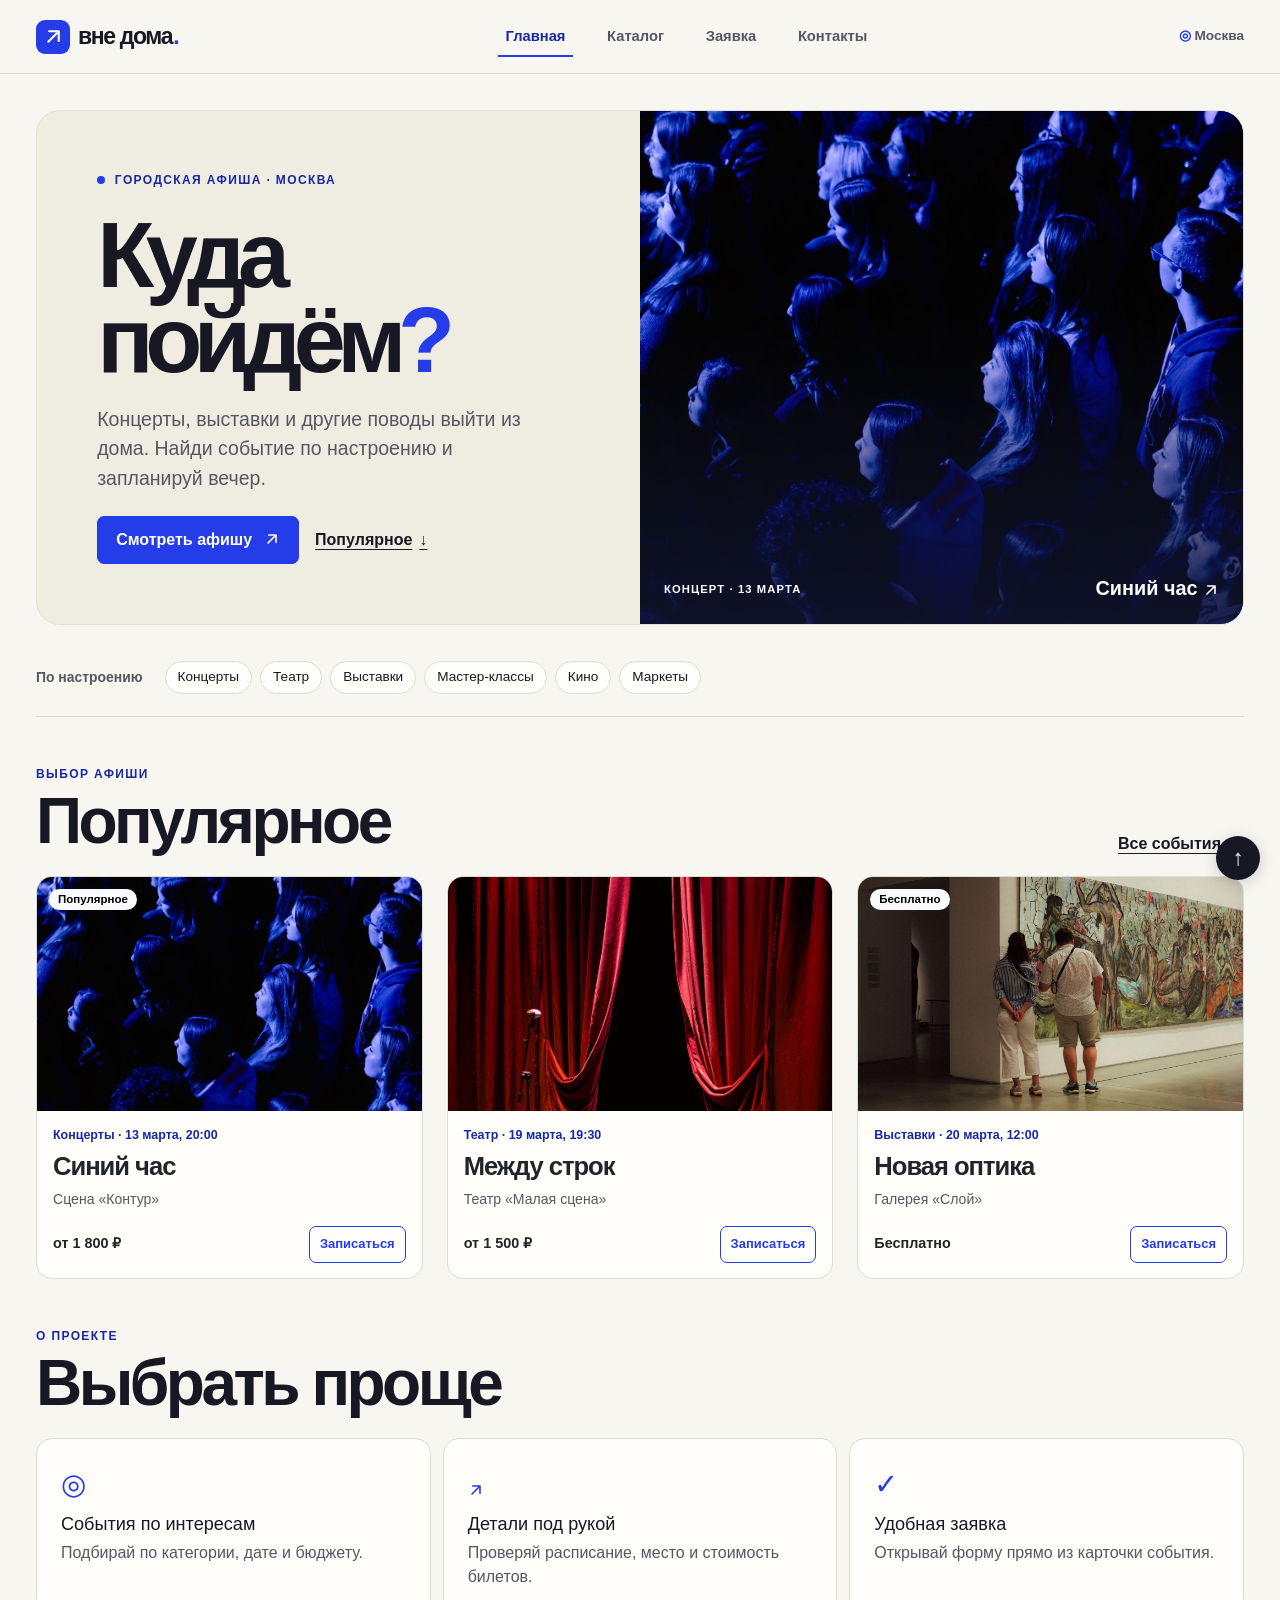
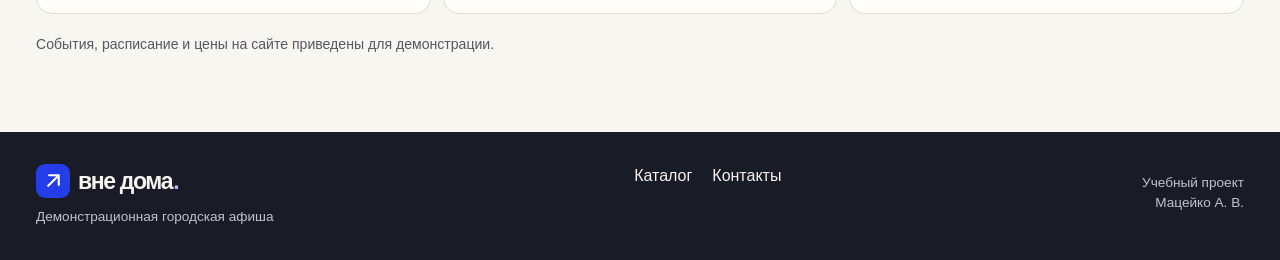
<file: index.html>
<!doctype html>
<html lang="ru">
  <head>
    <meta charset="utf-8" />
    <meta name="viewport" content="width=device-width, initial-scale=1" />
    <meta
      name="description"
      content="Демонстрационная городская афиша Москвы. Популярные концерты, выставки и спектакли."
    />
    <meta name="theme-color" content="#f8f6f0" />
    <title>Главная · Вне дома</title>
    <link rel="icon" href="images/icon.svg" type="image/svg+xml" />
    <link rel="stylesheet" href="vendor/bootstrap/css/bootstrap.min.css" />
    <link rel="stylesheet" href="css/custom.css" />
    <script src="vendor/bootstrap/js/bootstrap.bundle.min.js" defer></script>
    <script src="js/events.js" defer></script>
    <script src="js/main.js" defer></script>
  </head>
  <body id="top" data-version="bootstrap">
    <a class="skip-link" href="#main">К содержимому</a>
    <header class="site-header">
      <nav class="site-nav navbar navbar-expand-md" aria-label="Основное меню">
        <div class="shell container">
          <a
            href="index.html"
            class="brand navbar-brand"
            aria-label="Вне дома — главная"
            ><span class="brand__mark" aria-hidden="true"
              ><svg
                class="icon-arrow"
                width="16"
                height="16"
                viewBox="0 0 24 24"
                fill="none"
                aria-hidden="true"
              >
                <path
                  d="M6 18 18 6M7 6h11v11"
                  stroke="currentColor"
                  stroke-width="2.4"
                  stroke-linecap="round"
                  stroke-linejoin="round"
                /></svg
            ></span>
            вне дома<span class="brand__dot">.</span></a
          ><button
            class="navbar-toggler"
            type="button"
            data-bs-toggle="collapse"
            data-bs-target="#main-nav"
            aria-controls="main-nav"
            aria-expanded="false"
            aria-label="Открыть меню"
          >
            <span class="navbar-toggler-icon"></span>
          </button>
          <div id="main-nav" class="collapse navbar-collapse">
            <div class="site-nav__links navbar-nav">
              <a
                class="site-nav__link nav-link"
                href="index.html"
                aria-current="page"
                >Главная</a
              ><a class="site-nav__link nav-link" href="catalog.html">Каталог</a
              ><a class="site-nav__link nav-link" href="order.html">Заявка</a
              ><a class="site-nav__link nav-link" href="contacts.html"
                >Контакты</a
              >
            </div>
          </div>
          <span class="site-nav__city"
            ><span aria-hidden="true">◎</span> Москва</span
          >
        </div>
      </nav>
    </header>
    <main id="main" tabindex="-1">
      <section class="hero shell container">
        <div class="hero__grid row g-0">
          <div class="hero__content col-lg-6">
            <p class="kicker">
              <span class="kicker__dot"></span> Городская афиша · Москва
            </p>
            <h1>Куда пойдём<span class="hero__period">?</span></h1>
            <p class="hero__lead">
              Концерты, выставки и другие поводы выйти из дома. Найди событие по
              настроению и запланируй вечер.
            </p>
            <div class="hero__actions">
              <a class="button btn btn-primary" href="catalog.html"
                >Смотреть афишу
                <span aria-hidden="true"
                  ><svg
                    class="icon-arrow"
                    width="16"
                    height="16"
                    viewBox="0 0 24 24"
                    fill="none"
                    aria-hidden="true"
                  >
                    <path
                      d="M6 18 18 6M7 6h11v11"
                      stroke="currentColor"
                      stroke-width="2.4"
                      stroke-linecap="round"
                      stroke-linejoin="round"
                    /></svg></span></a
              ><a class="text-link" href="#popular"
                >Популярное <span aria-hidden="true">↓</span></a
              >
            </div>
          </div>
          <figure class="hero__visual col-lg-6">
            <img
              src="images/concert.jpg"
              alt="Зрители перед сценой в синем свете"
              width="1200"
              height="800"
              fetchpriority="high"
            />
            <figcaption>
              <span>КОНЦЕРТ · 13 МАРТА</span
              ><a href="product.html?event=blue-hour"
                >Синий час
                <span aria-hidden="true"
                  ><svg
                    class="icon-arrow"
                    width="16"
                    height="16"
                    viewBox="0 0 24 24"
                    fill="none"
                    aria-hidden="true"
                  >
                    <path
                      d="M6 18 18 6M7 6h11v11"
                      stroke="currentColor"
                      stroke-width="2.4"
                      stroke-linecap="round"
                      stroke-linejoin="round"
                    /></svg></span
              ></a>
            </figcaption>
          </figure>
        </div>
      </section>
      <nav class="shell genres" aria-label="Категории мероприятий">
        <span class="genres__label">По настроению</span>
        <div class="genres__items">
          <a class="genre" href="catalog.html?category=Концерты">Концерты</a
          ><a class="genre" href="catalog.html?category=Театр">Театр</a
          ><a class="genre" href="catalog.html?category=Выставки">Выставки</a
          ><a class="genre" href="catalog.html?category=Мастер-классы"
            >Мастер-классы</a
          ><a class="genre" href="catalog.html?category=Кино">Кино</a
          ><a class="genre" href="catalog.html?category=Маркеты">Маркеты</a>
        </div>
      </nav>
      <section class="shell section" id="popular">
        <div class="section__heading">
          <div>
            <p class="kicker">Выбор афиши</p>
            <h2>Популярное</h2>
          </div>
          <a class="text-link" href="catalog.html"
            >Все события
            <span aria-hidden="true"
              ><svg
                class="icon-arrow"
                width="16"
                height="16"
                viewBox="0 0 24 24"
                fill="none"
                aria-hidden="true"
              >
                <path
                  d="M6 18 18 6M7 6h11v11"
                  stroke="currentColor"
                  stroke-width="2.4"
                  stroke-linecap="round"
                  stroke-linejoin="round"
                /></svg></span
          ></a>
        </div>
        <div class="card-grid row g-4">
          <div class="col-12 col-sm-6 col-lg-4" data-card-wrapper>
            <article class="event-card card h-100" data-event-card="blue-hour">
              <div class="event-card__cover">
                <span class="event-card__tag badge text-bg-light"
                  >Популярное</span
                ><a
                  href="product.html?event=blue-hour"
                  tabindex="-1"
                  aria-hidden="true"
                  ><img
                    src="images/concert.jpg"
                    alt=""
                    width="800"
                    height="520"
                    loading="lazy"
                /></a>
              </div>
              <div class="event-card__body card-body">
                <p class="event-card__meta">
                  Концерты <span>·</span>
                  <time datetime="2027-03-13">13 марта, 20:00</time>
                </p>
                <h3 class="event-card__title">
                  <a href="product.html?event=blue-hour">Синий час</a>
                </h3>
                <p class="event-card__venue">Сцена «Контур»</p>
                <div class="event-card__actions">
                  <span class="event-card__price">от 1 800 ₽</span
                  ><button
                    class="button button--secondary btn btn-outline-primary"
                    type="button"
                    data-open-order="blue-hour"
                  >
                    Записаться
                  </button>
                </div>
              </div>
            </article>
          </div>
          <div class="col-12 col-sm-6 col-lg-4" data-card-wrapper>
            <article
              class="event-card card h-100"
              data-event-card="between-lines"
            >
              <div class="event-card__cover">
                <a
                  href="product.html?event=between-lines"
                  tabindex="-1"
                  aria-hidden="true"
                  ><img
                    src="images/theater.jpg"
                    alt=""
                    width="800"
                    height="520"
                    loading="lazy"
                /></a>
              </div>
              <div class="event-card__body card-body">
                <p class="event-card__meta">
                  Театр <span>·</span>
                  <time datetime="2027-03-19">19 марта, 19:30</time>
                </p>
                <h3 class="event-card__title">
                  <a href="product.html?event=between-lines">Между строк</a>
                </h3>
                <p class="event-card__venue">Театр «Малая сцена»</p>
                <div class="event-card__actions">
                  <span class="event-card__price">от 1 500 ₽</span
                  ><button
                    class="button button--secondary btn btn-outline-primary"
                    type="button"
                    data-open-order="between-lines"
                  >
                    Записаться
                  </button>
                </div>
              </div>
            </article>
          </div>
          <div class="col-12 col-sm-6 col-lg-4" data-card-wrapper>
            <article class="event-card card h-100" data-event-card="new-optics">
              <div class="event-card__cover">
                <span class="event-card__tag badge text-bg-light"
                  >Бесплатно</span
                ><a
                  href="product.html?event=new-optics"
                  tabindex="-1"
                  aria-hidden="true"
                  ><img
                    src="images/gallery.jpg"
                    alt=""
                    width="800"
                    height="520"
                    loading="lazy"
                /></a>
              </div>
              <div class="event-card__body card-body">
                <p class="event-card__meta">
                  Выставки <span>·</span>
                  <time datetime="2027-03-20">20 марта, 12:00</time>
                </p>
                <h3 class="event-card__title">
                  <a href="product.html?event=new-optics">Новая оптика</a>
                </h3>
                <p class="event-card__venue">Галерея «Слой»</p>
                <div class="event-card__actions">
                  <span class="event-card__price">Бесплатно</span
                  ><button
                    class="button button--secondary btn btn-outline-primary"
                    type="button"
                    data-open-order="new-optics"
                  >
                    Записаться
                  </button>
                </div>
              </div>
            </article>
          </div>
        </div>
      </section>
      <section class="shell section" id="about">
        <div class="section__heading">
          <div>
            <p class="kicker">О проекте</p>
            <h2>Выбрать проще</h2>
          </div>
        </div>
        <div class="benefits row g-3">
          <div class="benefits__item col-md-4">
            <span aria-hidden="true">◎</span>
            <h3>События по интересам</h3>
            <p>Подбирай по категории, дате и бюджету.</p>
          </div>
          <div class="benefits__item col-md-4">
            <span aria-hidden="true"
              ><svg
                class="icon-arrow"
                width="16"
                height="16"
                viewBox="0 0 24 24"
                fill="none"
                aria-hidden="true"
              >
                <path
                  d="M6 18 18 6M7 6h11v11"
                  stroke="currentColor"
                  stroke-width="2.4"
                  stroke-linecap="round"
                  stroke-linejoin="round"
                /></svg
            ></span>
            <h3>Детали под рукой</h3>
            <p>Проверяй расписание, место и стоимость билетов.</p>
          </div>
          <div class="benefits__item col-md-4">
            <span aria-hidden="true">✓</span>
            <h3>Удобная заявка</h3>
            <p>Открывай форму прямо из карточки события.</p>
          </div>
        </div>
        <aside class="project-note">
          События, расписание и цены на сайте приведены для демонстрации.
        </aside>
      </section>
    </main>
    <footer class="site-footer">
      <div class="shell site-footer__inner">
        <div>
          <a class="brand brand--footer" href="index.html"
            ><span class="brand__mark" aria-hidden="true"
              ><svg
                class="icon-arrow"
                width="16"
                height="16"
                viewBox="0 0 24 24"
                fill="none"
                aria-hidden="true"
              >
                <path
                  d="M6 18 18 6M7 6h11v11"
                  stroke="currentColor"
                  stroke-width="2.4"
                  stroke-linecap="round"
                  stroke-linejoin="round"
                /></svg
            ></span>
            вне дома<span class="brand__dot">.</span></a
          >
          <p>Демонстрационная городская афиша</p>
        </div>
        <div class="site-footer__links">
          <a href="catalog.html">Каталог</a><a href="contacts.html">Контакты</a>
        </div>
        <p class="site-footer__credit">Учебный проект<br />Мацейко А. В.</p>
      </div>
    </footer>
    <a class="back-top" href="#top" aria-label="Наверх" title="Наверх">↑</a>
    <div
      class="modal fade"
      id="order-modal"
      tabindex="-1"
      aria-labelledby="modal-title"
      aria-hidden="true"
    >
      <div class="modal-dialog modal-dialog-scrollable">
        <div class="modal-content">
          <div class="modal-header">
            <h2 class="modal-title fs-4" id="modal-title">
              Заявка на мероприятие
            </h2>
            <button
              class="btn-close"
              type="button"
              data-bs-dismiss="modal"
              aria-label="Закрыть"
            ></button>
          </div>
          <div class="modal-body">
            <form class="request-form" data-form="quick">
              <div class="form-grid">
                <div class="field field--wide">
                  <label class="field__label form-label" for="quick-event"
                    >Мероприятие</label
                  ><select
                    class="field__input form-select"
                    id="quick-event"
                    name="event"
                    required
                  >
                    <option value="">Выберите мероприятие</option>
                    <option value="blue-hour">Синий час</option>
                    <option value="between-lines">Между строк</option>
                    <option value="new-optics">Новая оптика</option>
                    <option value="clay">Форма из глины</option>
                    <option value="film">Кино после заката</option>
                    <option value="market">Городской маркет</option>
                  </select>
                </div>
                <div class="field">
                  <label class="field__label form-label" for="quick-name"
                    >Имя</label
                  ><input
                    class="field__input form-control"
                    id="quick-name"
                    name="name"
                    type="text"
                    autocomplete="given-name"
                    maxlength="80"
                    required
                  />
                </div>
                <div class="field">
                  <label class="field__label form-label" for="quick-email"
                    >Электронная почта</label
                  ><input
                    class="field__input form-control"
                    id="quick-email"
                    name="email"
                    type="email"
                    autocomplete="email"
                    maxlength="120"
                    required
                  />
                </div>
                <div class="field">
                  <label class="field__label form-label" for="quick-phone"
                    >Телефон</label
                  ><input
                    class="field__input form-control"
                    id="quick-phone"
                    name="phone"
                    type="tel"
                    autocomplete="tel"
                    minlength="7"
                    maxlength="25"
                    placeholder="+7 900 000-00-00"
                    required
                  />
                </div>
                <div class="field">
                  <label class="field__label form-label" for="quick-date"
                    >Дата мероприятия</label
                  ><input
                    class="field__input form-control"
                    id="quick-date"
                    name="date"
                    type="date"
                    required
                  />
                </div>
                <div class="field">
                  <label class="form-label" for="quick-tickets"
                    >Количество билетов</label
                  >
                  <div class="input-group">
                    <input
                      class="form-control"
                      id="quick-tickets"
                      name="tickets"
                      type="number"
                      min="1"
                      max="8"
                      value="1"
                      required
                    /><span class="input-group-text">шт.</span>
                  </div>
                </div>
                <div class="field field--wide">
                  <label class="field__label form-label" for="quick-comment"
                    >Комментарий (необязательно)</label
                  ><textarea
                    class="field__input form-control"
                    name="comment"
                    id="quick-comment"
                    maxlength="600"
                    rows="3"
                  ></textarea>
                </div>
              </div>
              <div class="consent form-check">
                <input
                  class="consent__input form-check-input"
                  type="checkbox"
                  id="quick-consent"
                  name="consent"
                  required
                /><label
                  class="consent__label form-check-label"
                  for="quick-consent"
                  >Согласен на обработку данных в рамках демонстрации</label
                >
              </div>
              <p class="request-form__note">
                Демонстрационная форма. Данные остаются в браузере и не
                отправляются.
              </p>
              <button class="button btn btn-primary" type="submit" disabled>
                Проверить заявку
              </button>
              <p
                class="request-form__status alert alert-success"
                role="status"
                tabindex="-1"
                hidden
              ></p>
            </form>
          </div>
        </div>
      </div>
    </div>
  </body>
</html>
</file>
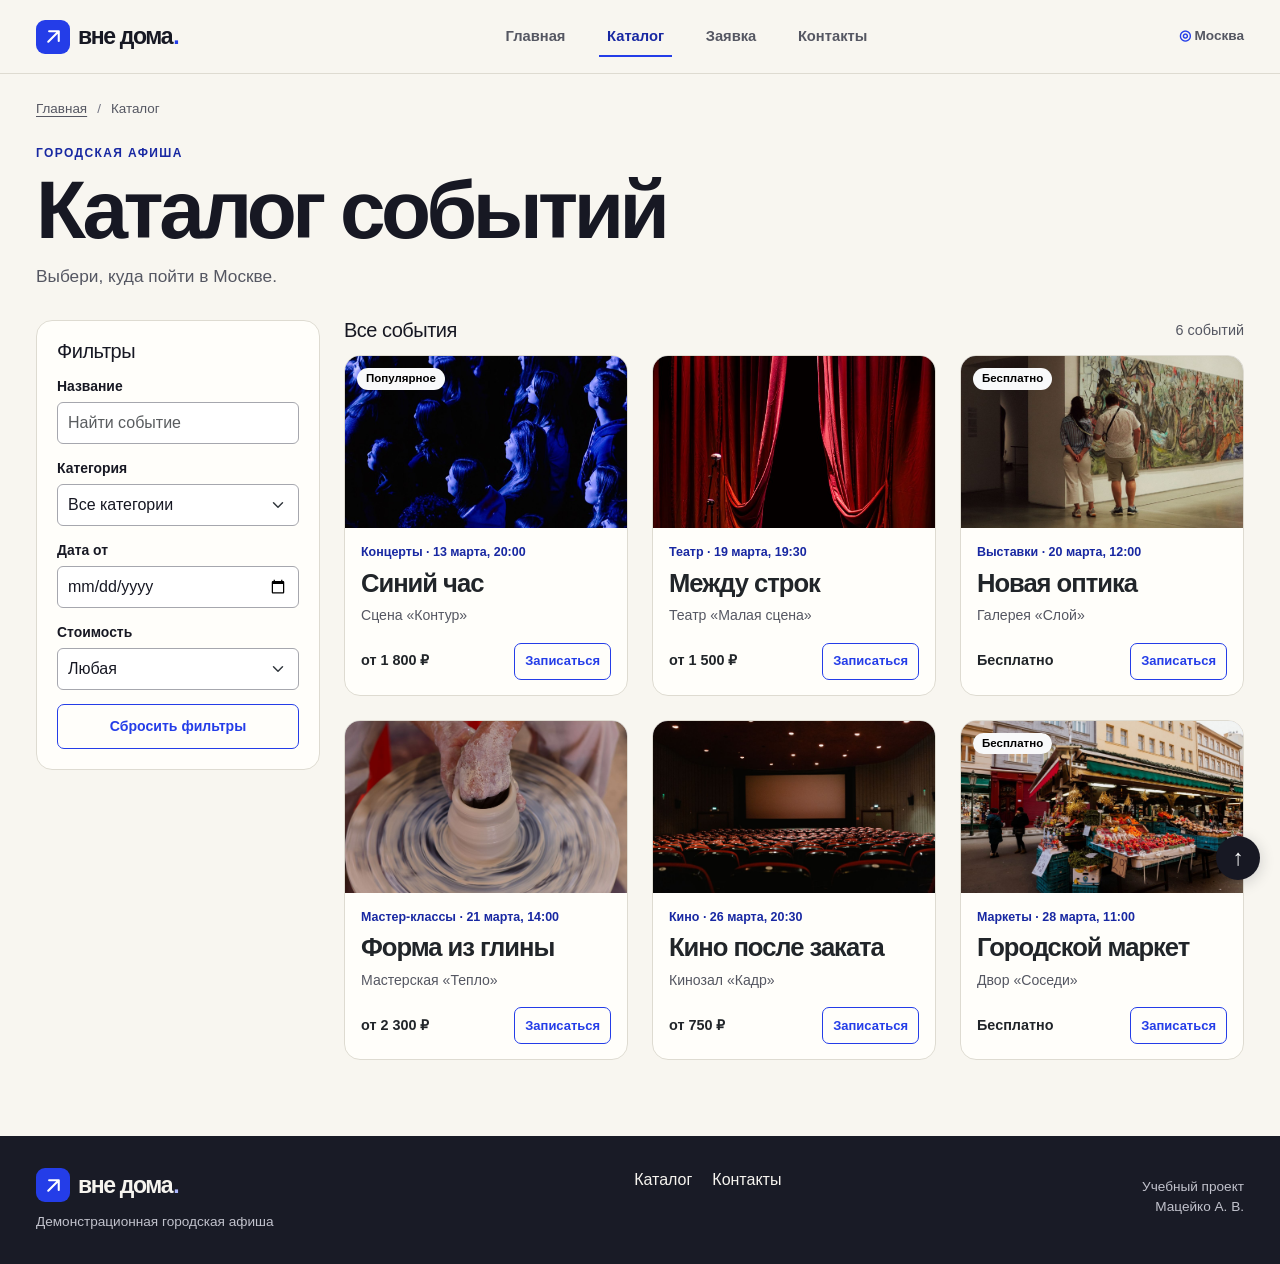
<file: catalog.html>
<!doctype html>
<html lang="ru">
  <head>
    <meta charset="utf-8" />
    <meta name="viewport" content="width=device-width, initial-scale=1" />
    <meta
      name="description"
      content="Каталог городских мероприятий с фильтрами по категории, дате и стоимости."
    />
    <meta name="theme-color" content="#f8f6f0" />
    <title>Каталог · Вне дома</title>
    <link rel="icon" href="images/icon.svg" type="image/svg+xml" />
    <link rel="stylesheet" href="vendor/bootstrap/css/bootstrap.min.css" />
    <link rel="stylesheet" href="css/custom.css" />
    <script src="vendor/bootstrap/js/bootstrap.bundle.min.js" defer></script>
    <script src="js/events.js" defer></script>
    <script src="js/main.js" defer></script>
  </head>
  <body id="top" data-version="bootstrap">
    <a class="skip-link" href="#main">К содержимому</a>
    <header class="site-header">
      <nav class="site-nav navbar navbar-expand-md" aria-label="Основное меню">
        <div class="shell container">
          <a
            href="index.html"
            class="brand navbar-brand"
            aria-label="Вне дома — главная"
            ><span class="brand__mark" aria-hidden="true"
              ><svg
                class="icon-arrow"
                width="16"
                height="16"
                viewBox="0 0 24 24"
                fill="none"
                aria-hidden="true"
              >
                <path
                  d="M6 18 18 6M7 6h11v11"
                  stroke="currentColor"
                  stroke-width="2.4"
                  stroke-linecap="round"
                  stroke-linejoin="round"
                /></svg
            ></span>
            вне дома<span class="brand__dot">.</span></a
          ><button
            class="navbar-toggler"
            type="button"
            data-bs-toggle="collapse"
            data-bs-target="#main-nav"
            aria-controls="main-nav"
            aria-expanded="false"
            aria-label="Открыть меню"
          >
            <span class="navbar-toggler-icon"></span>
          </button>
          <div id="main-nav" class="collapse navbar-collapse">
            <div class="site-nav__links navbar-nav">
              <a class="site-nav__link nav-link" href="index.html">Главная</a
              ><a
                class="site-nav__link nav-link"
                href="catalog.html"
                aria-current="page"
                >Каталог</a
              ><a class="site-nav__link nav-link" href="order.html">Заявка</a
              ><a class="site-nav__link nav-link" href="contacts.html"
                >Контакты</a
              >
            </div>
          </div>
          <span class="site-nav__city"
            ><span aria-hidden="true">◎</span> Москва</span
          >
        </div>
      </nav>
    </header>
    <main id="main" tabindex="-1">
      <div class="shell page">
        <nav class="breadcrumbs" aria-label="Хлебные крошки">
          <ol>
            <li><a href="index.html">Главная</a></li>
            <li aria-current="page">Каталог</li>
          </ol>
        </nav>
        <header class="page-heading">
          <p class="kicker">Городская афиша</p>
          <h1>Каталог событий</h1>
          <p>Выбери, куда пойти в Москве.</p>
        </header>
        <div class="catalog-layout row g-4">
          <aside class="filters col-lg-3" aria-labelledby="filters-title">
            <form class="filters__form" id="filters">
              <h2 id="filters-title">Фильтры</h2>
              <div class="field">
                <label for="search">Название</label
                ><input
                  class="field__input form-control"
                  id="search"
                  name="search"
                  type="search"
                  placeholder="Найти событие"
                />
              </div>
              <div class="field">
                <label for="category">Категория</label
                ><select
                  class="field__input form-select"
                  id="category"
                  name="category"
                >
                  <option value="">Все категории</option>
                  <option value="Концерты">Концерты</option>
                  <option value="Театр">Театр</option>
                  <option value="Выставки">Выставки</option>
                  <option value="Мастер-классы">Мастер-классы</option>
                  <option value="Кино">Кино</option>
                  <option value="Маркеты">Маркеты</option>
                </select>
              </div>
              <div class="field">
                <label for="date-from">Дата от</label
                ><input
                  class="field__input form-control"
                  id="date-from"
                  name="date"
                  type="date"
                />
              </div>
              <div class="field">
                <label for="price">Стоимость</label
                ><select
                  class="field__input form-select"
                  id="price"
                  name="price"
                >
                  <option value="">Любая</option>
                  <option value="free">Бесплатно</option>
                  <option value="1500">До 1 500 ₽</option>
                  <option value="2500">До 2 500 ₽</option>
                </select>
              </div>
              <button
                class="button button--secondary btn btn-outline-primary"
                type="reset"
              >
                Сбросить фильтры
              </button>
            </form>
          </aside>
          <section
            class="catalog-results col-lg-9"
            aria-labelledby="results-title"
          >
            <div class="results-bar">
              <h2 id="results-title">Все события</h2>
              <p id="result-count" role="status">6 событий</p>
            </div>
            <div class="card-grid row g-4">
              <div class="col-12 col-sm-6 col-lg-4" data-card-wrapper>
                <article
                  class="event-card card h-100"
                  data-event-card="blue-hour"
                >
                  <div class="event-card__cover">
                    <span class="event-card__tag badge text-bg-light"
                      >Популярное</span
                    ><a
                      href="product.html?event=blue-hour"
                      tabindex="-1"
                      aria-hidden="true"
                      ><img
                        src="images/concert.jpg"
                        alt=""
                        width="800"
                        height="520"
                        loading="lazy"
                    /></a>
                  </div>
                  <div class="event-card__body card-body">
                    <p class="event-card__meta">
                      Концерты <span>·</span>
                      <time datetime="2027-03-13">13 марта, 20:00</time>
                    </p>
                    <h3 class="event-card__title">
                      <a href="product.html?event=blue-hour">Синий час</a>
                    </h3>
                    <p class="event-card__venue">Сцена «Контур»</p>
                    <div class="event-card__actions">
                      <span class="event-card__price">от 1 800 ₽</span
                      ><button
                        class="button button--secondary btn btn-outline-primary"
                        type="button"
                        data-open-order="blue-hour"
                      >
                        Записаться
                      </button>
                    </div>
                  </div>
                </article>
              </div>
              <div class="col-12 col-sm-6 col-lg-4" data-card-wrapper>
                <article
                  class="event-card card h-100"
                  data-event-card="between-lines"
                >
                  <div class="event-card__cover">
                    <a
                      href="product.html?event=between-lines"
                      tabindex="-1"
                      aria-hidden="true"
                      ><img
                        src="images/theater.jpg"
                        alt=""
                        width="800"
                        height="520"
                        loading="lazy"
                    /></a>
                  </div>
                  <div class="event-card__body card-body">
                    <p class="event-card__meta">
                      Театр <span>·</span>
                      <time datetime="2027-03-19">19 марта, 19:30</time>
                    </p>
                    <h3 class="event-card__title">
                      <a href="product.html?event=between-lines">Между строк</a>
                    </h3>
                    <p class="event-card__venue">Театр «Малая сцена»</p>
                    <div class="event-card__actions">
                      <span class="event-card__price">от 1 500 ₽</span
                      ><button
                        class="button button--secondary btn btn-outline-primary"
                        type="button"
                        data-open-order="between-lines"
                      >
                        Записаться
                      </button>
                    </div>
                  </div>
                </article>
              </div>
              <div class="col-12 col-sm-6 col-lg-4" data-card-wrapper>
                <article
                  class="event-card card h-100"
                  data-event-card="new-optics"
                >
                  <div class="event-card__cover">
                    <span class="event-card__tag badge text-bg-light"
                      >Бесплатно</span
                    ><a
                      href="product.html?event=new-optics"
                      tabindex="-1"
                      aria-hidden="true"
                      ><img
                        src="images/gallery.jpg"
                        alt=""
                        width="800"
                        height="520"
                        loading="lazy"
                    /></a>
                  </div>
                  <div class="event-card__body card-body">
                    <p class="event-card__meta">
                      Выставки <span>·</span>
                      <time datetime="2027-03-20">20 марта, 12:00</time>
                    </p>
                    <h3 class="event-card__title">
                      <a href="product.html?event=new-optics">Новая оптика</a>
                    </h3>
                    <p class="event-card__venue">Галерея «Слой»</p>
                    <div class="event-card__actions">
                      <span class="event-card__price">Бесплатно</span
                      ><button
                        class="button button--secondary btn btn-outline-primary"
                        type="button"
                        data-open-order="new-optics"
                      >
                        Записаться
                      </button>
                    </div>
                  </div>
                </article>
              </div>
              <div class="col-12 col-sm-6 col-lg-4" data-card-wrapper>
                <article class="event-card card h-100" data-event-card="clay">
                  <div class="event-card__cover">
                    <a
                      href="product.html?event=clay"
                      tabindex="-1"
                      aria-hidden="true"
                      ><img
                        src="images/clay.jpg"
                        alt=""
                        width="800"
                        height="520"
                        loading="lazy"
                    /></a>
                  </div>
                  <div class="event-card__body card-body">
                    <p class="event-card__meta">
                      Мастер-классы <span>·</span>
                      <time datetime="2027-03-21">21 марта, 14:00</time>
                    </p>
                    <h3 class="event-card__title">
                      <a href="product.html?event=clay">Форма из глины</a>
                    </h3>
                    <p class="event-card__venue">Мастерская «Тепло»</p>
                    <div class="event-card__actions">
                      <span class="event-card__price">от 2 300 ₽</span
                      ><button
                        class="button button--secondary btn btn-outline-primary"
                        type="button"
                        data-open-order="clay"
                      >
                        Записаться
                      </button>
                    </div>
                  </div>
                </article>
              </div>
              <div class="col-12 col-sm-6 col-lg-4" data-card-wrapper>
                <article class="event-card card h-100" data-event-card="film">
                  <div class="event-card__cover">
                    <a
                      href="product.html?event=film"
                      tabindex="-1"
                      aria-hidden="true"
                      ><img
                        src="images/film.jpg"
                        alt=""
                        width="800"
                        height="520"
                        loading="lazy"
                    /></a>
                  </div>
                  <div class="event-card__body card-body">
                    <p class="event-card__meta">
                      Кино <span>·</span>
                      <time datetime="2027-03-26">26 марта, 20:30</time>
                    </p>
                    <h3 class="event-card__title">
                      <a href="product.html?event=film">Кино после заката</a>
                    </h3>
                    <p class="event-card__venue">Кинозал «Кадр»</p>
                    <div class="event-card__actions">
                      <span class="event-card__price">от 750 ₽</span
                      ><button
                        class="button button--secondary btn btn-outline-primary"
                        type="button"
                        data-open-order="film"
                      >
                        Записаться
                      </button>
                    </div>
                  </div>
                </article>
              </div>
              <div class="col-12 col-sm-6 col-lg-4" data-card-wrapper>
                <article class="event-card card h-100" data-event-card="market">
                  <div class="event-card__cover">
                    <span class="event-card__tag badge text-bg-light"
                      >Бесплатно</span
                    ><a
                      href="product.html?event=market"
                      tabindex="-1"
                      aria-hidden="true"
                      ><img
                        src="images/market.jpg"
                        alt=""
                        width="800"
                        height="520"
                        loading="lazy"
                    /></a>
                  </div>
                  <div class="event-card__body card-body">
                    <p class="event-card__meta">
                      Маркеты <span>·</span>
                      <time datetime="2027-03-28">28 марта, 11:00</time>
                    </p>
                    <h3 class="event-card__title">
                      <a href="product.html?event=market">Городской маркет</a>
                    </h3>
                    <p class="event-card__venue">Двор «Соседи»</p>
                    <div class="event-card__actions">
                      <span class="event-card__price">Бесплатно</span
                      ><button
                        class="button button--secondary btn btn-outline-primary"
                        type="button"
                        data-open-order="market"
                      >
                        Записаться
                      </button>
                    </div>
                  </div>
                </article>
              </div>
            </div>
            <p class="empty-state alert alert-info" id="empty-state" hidden>
              По этим фильтрам ничего не найдено. Измени условия или сбрось
              фильтры.
            </p>
          </section>
        </div>
      </div>
    </main>
    <footer class="site-footer">
      <div class="shell site-footer__inner">
        <div>
          <a class="brand brand--footer" href="index.html"
            ><span class="brand__mark" aria-hidden="true"
              ><svg
                class="icon-arrow"
                width="16"
                height="16"
                viewBox="0 0 24 24"
                fill="none"
                aria-hidden="true"
              >
                <path
                  d="M6 18 18 6M7 6h11v11"
                  stroke="currentColor"
                  stroke-width="2.4"
                  stroke-linecap="round"
                  stroke-linejoin="round"
                /></svg
            ></span>
            вне дома<span class="brand__dot">.</span></a
          >
          <p>Демонстрационная городская афиша</p>
        </div>
        <div class="site-footer__links">
          <a href="catalog.html">Каталог</a><a href="contacts.html">Контакты</a>
        </div>
        <p class="site-footer__credit">Учебный проект<br />Мацейко А. В.</p>
      </div>
    </footer>
    <a class="back-top" href="#top" aria-label="Наверх" title="Наверх">↑</a>
    <div
      class="modal fade"
      id="order-modal"
      tabindex="-1"
      aria-labelledby="modal-title"
      aria-hidden="true"
    >
      <div class="modal-dialog modal-dialog-scrollable">
        <div class="modal-content">
          <div class="modal-header">
            <h2 class="modal-title fs-4" id="modal-title">
              Заявка на мероприятие
            </h2>
            <button
              class="btn-close"
              type="button"
              data-bs-dismiss="modal"
              aria-label="Закрыть"
            ></button>
          </div>
          <div class="modal-body">
            <form class="request-form" data-form="quick">
              <div class="form-grid">
                <div class="field field--wide">
                  <label class="field__label form-label" for="quick-event"
                    >Мероприятие</label
                  ><select
                    class="field__input form-select"
                    id="quick-event"
                    name="event"
                    required
                  >
                    <option value="">Выберите мероприятие</option>
                    <option value="blue-hour">Синий час</option>
                    <option value="between-lines">Между строк</option>
                    <option value="new-optics">Новая оптика</option>
                    <option value="clay">Форма из глины</option>
                    <option value="film">Кино после заката</option>
                    <option value="market">Городской маркет</option>
                  </select>
                </div>
                <div class="field">
                  <label class="field__label form-label" for="quick-name"
                    >Имя</label
                  ><input
                    class="field__input form-control"
                    id="quick-name"
                    name="name"
                    type="text"
                    autocomplete="given-name"
                    maxlength="80"
                    required
                  />
                </div>
                <div class="field">
                  <label class="field__label form-label" for="quick-email"
                    >Электронная почта</label
                  ><input
                    class="field__input form-control"
                    id="quick-email"
                    name="email"
                    type="email"
                    autocomplete="email"
                    maxlength="120"
                    required
                  />
                </div>
                <div class="field">
                  <label class="field__label form-label" for="quick-phone"
                    >Телефон</label
                  ><input
                    class="field__input form-control"
                    id="quick-phone"
                    name="phone"
                    type="tel"
                    autocomplete="tel"
                    minlength="7"
                    maxlength="25"
                    placeholder="+7 900 000-00-00"
                    required
                  />
                </div>
                <div class="field">
                  <label class="field__label form-label" for="quick-date"
                    >Дата мероприятия</label
                  ><input
                    class="field__input form-control"
                    id="quick-date"
                    name="date"
                    type="date"
                    required
                  />
                </div>
                <div class="field">
                  <label class="form-label" for="quick-tickets"
                    >Количество билетов</label
                  >
                  <div class="input-group">
                    <input
                      class="form-control"
                      id="quick-tickets"
                      name="tickets"
                      type="number"
                      min="1"
                      max="8"
                      value="1"
                      required
                    /><span class="input-group-text">шт.</span>
                  </div>
                </div>
                <div class="field field--wide">
                  <label class="field__label form-label" for="quick-comment"
                    >Комментарий (необязательно)</label
                  ><textarea
                    class="field__input form-control"
                    name="comment"
                    id="quick-comment"
                    maxlength="600"
                    rows="3"
                  ></textarea>
                </div>
              </div>
              <div class="consent form-check">
                <input
                  class="consent__input form-check-input"
                  type="checkbox"
                  id="quick-consent"
                  name="consent"
                  required
                /><label
                  class="consent__label form-check-label"
                  for="quick-consent"
                  >Согласен на обработку данных в рамках демонстрации</label
                >
              </div>
              <p class="request-form__note">
                Демонстрационная форма. Данные остаются в браузере и не
                отправляются.
              </p>
              <button class="button btn btn-primary" type="submit" disabled>
                Проверить заявку
              </button>
              <p
                class="request-form__status alert alert-success"
                role="status"
                tabindex="-1"
                hidden
              ></p>
            </form>
          </div>
        </div>
      </div>
    </div>
  </body>
</html>
</file>
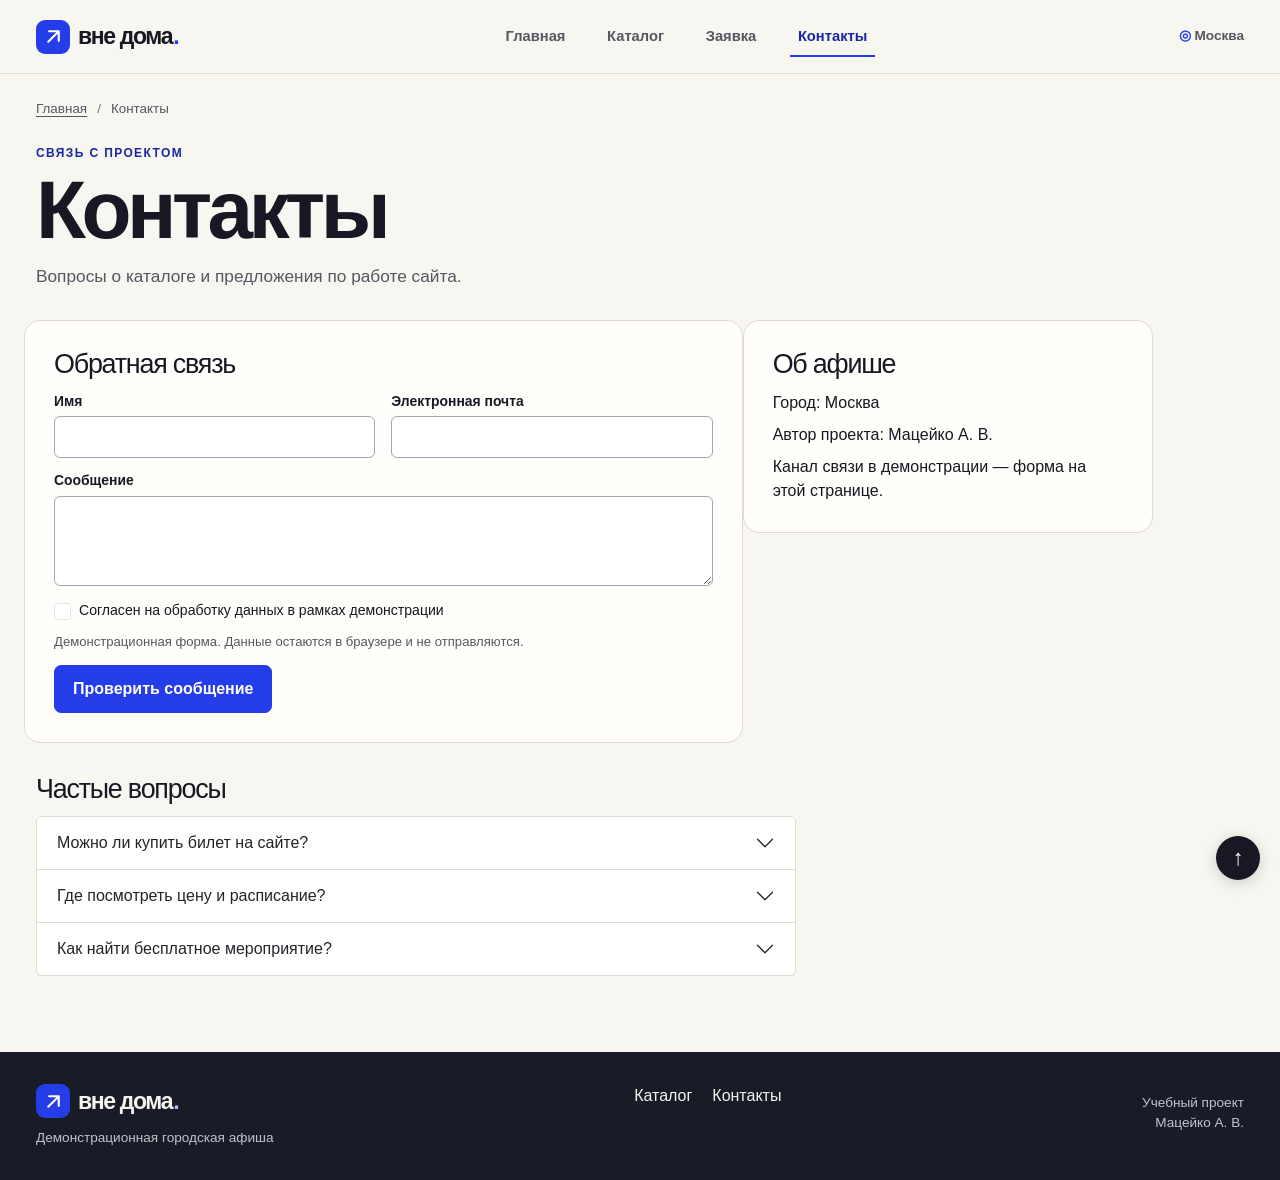
<file: contacts.html>
<!doctype html>
<html lang="ru">
  <head>
    <meta charset="utf-8" />
    <meta name="viewport" content="width=device-width, initial-scale=1" />
    <meta
      name="description"
      content="Сведения об учебном проекте, обратная связь и частые вопросы."
    />
    <meta name="theme-color" content="#f8f6f0" />
    <title>Контакты · Вне дома</title>
    <link rel="icon" href="images/icon.svg" type="image/svg+xml" />
    <link rel="stylesheet" href="vendor/bootstrap/css/bootstrap.min.css" />
    <link rel="stylesheet" href="css/custom.css" />
    <script src="vendor/bootstrap/js/bootstrap.bundle.min.js" defer></script>
    <script src="js/events.js" defer></script>
    <script src="js/main.js" defer></script>
  </head>
  <body id="top" data-version="bootstrap">
    <a class="skip-link" href="#main">К содержимому</a>
    <header class="site-header">
      <nav class="site-nav navbar navbar-expand-md" aria-label="Основное меню">
        <div class="shell container">
          <a
            href="index.html"
            class="brand navbar-brand"
            aria-label="Вне дома — главная"
            ><span class="brand__mark" aria-hidden="true"
              ><svg
                class="icon-arrow"
                width="16"
                height="16"
                viewBox="0 0 24 24"
                fill="none"
                aria-hidden="true"
              >
                <path
                  d="M6 18 18 6M7 6h11v11"
                  stroke="currentColor"
                  stroke-width="2.4"
                  stroke-linecap="round"
                  stroke-linejoin="round"
                /></svg
            ></span>
            вне дома<span class="brand__dot">.</span></a
          ><button
            class="navbar-toggler"
            type="button"
            data-bs-toggle="collapse"
            data-bs-target="#main-nav"
            aria-controls="main-nav"
            aria-expanded="false"
            aria-label="Открыть меню"
          >
            <span class="navbar-toggler-icon"></span>
          </button>
          <div id="main-nav" class="collapse navbar-collapse">
            <div class="site-nav__links navbar-nav">
              <a class="site-nav__link nav-link" href="index.html">Главная</a
              ><a class="site-nav__link nav-link" href="catalog.html">Каталог</a
              ><a class="site-nav__link nav-link" href="order.html">Заявка</a
              ><a
                class="site-nav__link nav-link"
                href="contacts.html"
                aria-current="page"
                >Контакты</a
              >
            </div>
          </div>
          <span class="site-nav__city"
            ><span aria-hidden="true">◎</span> Москва</span
          >
        </div>
      </nav>
    </header>
    <main id="main" tabindex="-1">
      <div class="shell page">
        <nav class="breadcrumbs" aria-label="Хлебные крошки">
          <ol>
            <li><a href="index.html">Главная</a></li>
            <li aria-current="page">Контакты</li>
          </ol>
        </nav>
        <header class="page-heading">
          <p class="kicker">Связь с проектом</p>
          <h1>Контакты</h1>
          <p>Вопросы о каталоге и предложения по работе сайта.</p>
        </header>
        <div class="contact-layout row g-4">
          <section class="form-panel col-lg-7" aria-labelledby="contact-title">
            <h2 id="contact-title">Обратная связь</h2>
            <form class="request-form" data-form="contact">
              <div class="form-grid">
                <div class="field">
                  <label class="field__label form-label" for="contact-name"
                    >Имя</label
                  ><input
                    class="field__input form-control"
                    id="contact-name"
                    name="name"
                    type="text"
                    autocomplete="given-name"
                    maxlength="80"
                    required
                  />
                </div>
                <div class="field">
                  <label class="field__label form-label" for="contact-email"
                    >Электронная почта</label
                  ><input
                    class="field__input form-control"
                    id="contact-email"
                    name="email"
                    type="email"
                    autocomplete="email"
                    maxlength="120"
                    required
                  />
                </div>
                <div class="field field--wide">
                  <label class="field__label form-label" for="contact-comment"
                    >Сообщение</label
                  ><textarea
                    class="field__input form-control"
                    name="comment"
                    id="contact-comment"
                    maxlength="600"
                    rows="3"
                    required
                  ></textarea>
                </div>
              </div>
              <div class="consent form-check">
                <input
                  class="consent__input form-check-input"
                  type="checkbox"
                  id="contact-consent"
                  name="consent"
                  required
                /><label
                  class="consent__label form-check-label"
                  for="contact-consent"
                  >Согласен на обработку данных в рамках демонстрации</label
                >
              </div>
              <p class="request-form__note">
                Демонстрационная форма. Данные остаются в браузере и не
                отправляются.
              </p>
              <button class="button btn btn-primary" type="submit" disabled>
                Проверить сообщение
              </button>
              <p
                class="request-form__status alert alert-success"
                role="status"
                tabindex="-1"
                hidden
              ></p>
            </form>
          </section>
          <aside
            class="contact-info col-lg-4"
            aria-label="Контактная информация"
          >
            <h2>Об афише</h2>
            <p>Город: Москва</p>
            <p>Автор проекта: Мацейко А. В.</p>
            <p>Канал связи в демонстрации — форма на этой странице.</p>
          </aside>
        </div>
        <section class="faq" aria-labelledby="faq-title">
          <h2 id="faq-title">Частые вопросы</h2>
          <div class="accordion" id="faq">
            <div class="accordion-item">
              <h3 class="accordion-header">
                <button
                  class="accordion-button collapsed"
                  type="button"
                  data-bs-toggle="collapse"
                  data-bs-target="#faq-0"
                  aria-expanded="false"
                  aria-controls="faq-0"
                >
                  Можно ли купить билет на сайте?
                </button>
              </h3>
              <div
                class="accordion-collapse collapse"
                id="faq-0"
                data-bs-parent="#faq"
              >
                <div class="accordion-body">
                  Афиша демонстрирует сценарий заявки. Билеты на сайте не
                  продаются.
                </div>
              </div>
            </div>
            <div class="accordion-item">
              <h3 class="accordion-header">
                <button
                  class="accordion-button collapsed"
                  type="button"
                  data-bs-toggle="collapse"
                  data-bs-target="#faq-1"
                  aria-expanded="false"
                  aria-controls="faq-1"
                >
                  Где посмотреть цену и расписание?
                </button>
              </h3>
              <div
                class="accordion-collapse collapse"
                id="faq-1"
                data-bs-parent="#faq"
              >
                <div class="accordion-body">
                  Открой карточку события в каталоге. Цена и расписание указаны
                  на странице мероприятия.
                </div>
              </div>
            </div>
            <div class="accordion-item">
              <h3 class="accordion-header">
                <button
                  class="accordion-button collapsed"
                  type="button"
                  data-bs-toggle="collapse"
                  data-bs-target="#faq-2"
                  aria-expanded="false"
                  aria-controls="faq-2"
                >
                  Как найти бесплатное мероприятие?
                </button>
              </h3>
              <div
                class="accordion-collapse collapse"
                id="faq-2"
                data-bs-parent="#faq"
              >
                <div class="accordion-body">
                  Выбери «Бесплатно» в фильтре стоимости на странице каталога.
                </div>
              </div>
            </div>
          </div>
        </section>
      </div>
    </main>
    <footer class="site-footer">
      <div class="shell site-footer__inner">
        <div>
          <a class="brand brand--footer" href="index.html"
            ><span class="brand__mark" aria-hidden="true"
              ><svg
                class="icon-arrow"
                width="16"
                height="16"
                viewBox="0 0 24 24"
                fill="none"
                aria-hidden="true"
              >
                <path
                  d="M6 18 18 6M7 6h11v11"
                  stroke="currentColor"
                  stroke-width="2.4"
                  stroke-linecap="round"
                  stroke-linejoin="round"
                /></svg
            ></span>
            вне дома<span class="brand__dot">.</span></a
          >
          <p>Демонстрационная городская афиша</p>
        </div>
        <div class="site-footer__links">
          <a href="catalog.html">Каталог</a><a href="contacts.html">Контакты</a>
        </div>
        <p class="site-footer__credit">Учебный проект<br />Мацейко А. В.</p>
      </div>
    </footer>
    <a class="back-top" href="#top" aria-label="Наверх" title="Наверх">↑</a>
  </body>
</html>
</file>
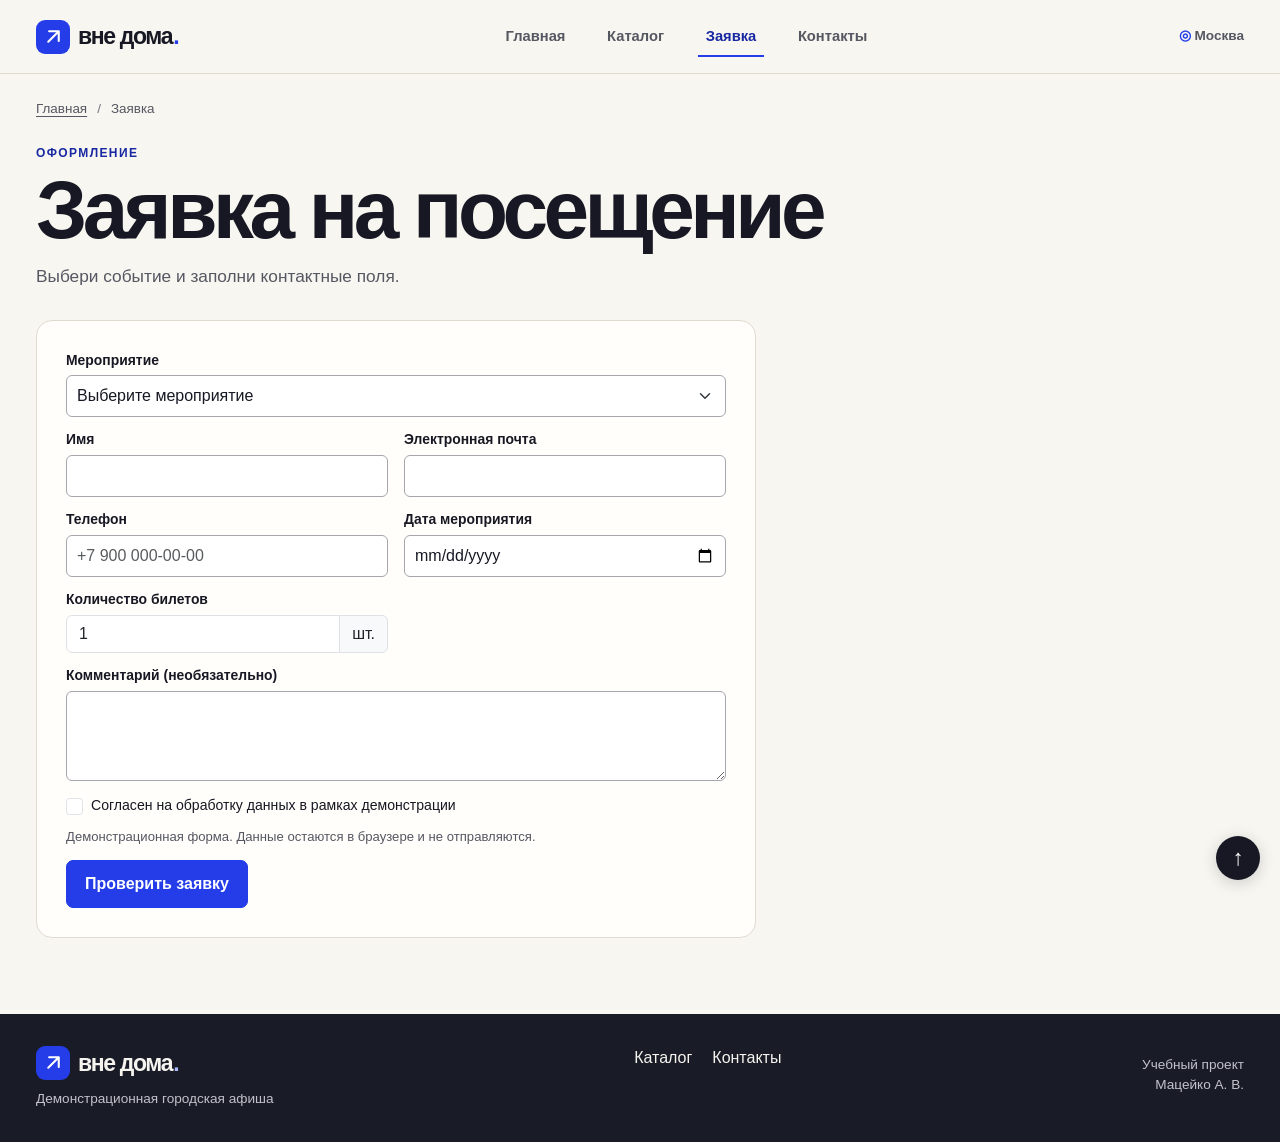
<file: order.html>
<!doctype html>
<html lang="ru">
  <head>
    <meta charset="utf-8" />
    <meta name="viewport" content="width=device-width, initial-scale=1" />
    <meta
      name="description"
      content="Форма демонстрационной заявки на посещение городского события."
    />
    <meta name="theme-color" content="#f8f6f0" />
    <title>Заявка · Вне дома</title>
    <link rel="icon" href="images/icon.svg" type="image/svg+xml" />
    <link rel="stylesheet" href="vendor/bootstrap/css/bootstrap.min.css" />
    <link rel="stylesheet" href="css/custom.css" />
    <script src="vendor/bootstrap/js/bootstrap.bundle.min.js" defer></script>
    <script src="js/events.js" defer></script>
    <script src="js/main.js" defer></script>
  </head>
  <body id="top" data-version="bootstrap">
    <a class="skip-link" href="#main">К содержимому</a>
    <header class="site-header">
      <nav class="site-nav navbar navbar-expand-md" aria-label="Основное меню">
        <div class="shell container">
          <a
            href="index.html"
            class="brand navbar-brand"
            aria-label="Вне дома — главная"
            ><span class="brand__mark" aria-hidden="true"
              ><svg
                class="icon-arrow"
                width="16"
                height="16"
                viewBox="0 0 24 24"
                fill="none"
                aria-hidden="true"
              >
                <path
                  d="M6 18 18 6M7 6h11v11"
                  stroke="currentColor"
                  stroke-width="2.4"
                  stroke-linecap="round"
                  stroke-linejoin="round"
                /></svg
            ></span>
            вне дома<span class="brand__dot">.</span></a
          ><button
            class="navbar-toggler"
            type="button"
            data-bs-toggle="collapse"
            data-bs-target="#main-nav"
            aria-controls="main-nav"
            aria-expanded="false"
            aria-label="Открыть меню"
          >
            <span class="navbar-toggler-icon"></span>
          </button>
          <div id="main-nav" class="collapse navbar-collapse">
            <div class="site-nav__links navbar-nav">
              <a class="site-nav__link nav-link" href="index.html">Главная</a
              ><a class="site-nav__link nav-link" href="catalog.html">Каталог</a
              ><a
                class="site-nav__link nav-link"
                href="order.html"
                aria-current="page"
                >Заявка</a
              ><a class="site-nav__link nav-link" href="contacts.html"
                >Контакты</a
              >
            </div>
          </div>
          <span class="site-nav__city"
            ><span aria-hidden="true">◎</span> Москва</span
          >
        </div>
      </nav>
    </header>
    <main id="main" tabindex="-1">
      <div class="shell page">
        <nav class="breadcrumbs" aria-label="Хлебные крошки">
          <ol>
            <li><a href="index.html">Главная</a></li>
            <li aria-current="page">Заявка</li>
          </ol>
        </nav>
        <header class="page-heading">
          <p class="kicker">Оформление</p>
          <h1>Заявка на посещение</h1>
          <p>Выбери событие и заполни контактные поля.</p>
        </header>
        <section class="form-panel" aria-label="Форма заявки">
          <form class="request-form" data-form="order">
            <div class="form-grid">
              <div class="field field--wide">
                <label class="field__label form-label" for="order-event"
                  >Мероприятие</label
                ><select
                  class="field__input form-select"
                  id="order-event"
                  name="event"
                  required
                >
                  <option value="">Выберите мероприятие</option>
                  <option value="blue-hour">Синий час</option>
                  <option value="between-lines">Между строк</option>
                  <option value="new-optics">Новая оптика</option>
                  <option value="clay">Форма из глины</option>
                  <option value="film">Кино после заката</option>
                  <option value="market">Городской маркет</option>
                </select>
              </div>
              <div class="field">
                <label class="field__label form-label" for="order-name"
                  >Имя</label
                ><input
                  class="field__input form-control"
                  id="order-name"
                  name="name"
                  type="text"
                  autocomplete="given-name"
                  maxlength="80"
                  required
                />
              </div>
              <div class="field">
                <label class="field__label form-label" for="order-email"
                  >Электронная почта</label
                ><input
                  class="field__input form-control"
                  id="order-email"
                  name="email"
                  type="email"
                  autocomplete="email"
                  maxlength="120"
                  required
                />
              </div>
              <div class="field">
                <label class="field__label form-label" for="order-phone"
                  >Телефон</label
                ><input
                  class="field__input form-control"
                  id="order-phone"
                  name="phone"
                  type="tel"
                  autocomplete="tel"
                  minlength="7"
                  maxlength="25"
                  placeholder="+7 900 000-00-00"
                  required
                />
              </div>
              <div class="field">
                <label class="field__label form-label" for="order-date"
                  >Дата мероприятия</label
                ><input
                  class="field__input form-control"
                  id="order-date"
                  name="date"
                  type="date"
                  required
                />
              </div>
              <div class="field">
                <label class="form-label" for="order-tickets"
                  >Количество билетов</label
                >
                <div class="input-group">
                  <input
                    class="form-control"
                    id="order-tickets"
                    name="tickets"
                    type="number"
                    min="1"
                    max="8"
                    value="1"
                    required
                  /><span class="input-group-text">шт.</span>
                </div>
              </div>
              <div class="field field--wide">
                <label class="field__label form-label" for="order-comment"
                  >Комментарий (необязательно)</label
                ><textarea
                  class="field__input form-control"
                  name="comment"
                  id="order-comment"
                  maxlength="600"
                  rows="3"
                ></textarea>
              </div>
            </div>
            <div class="consent form-check">
              <input
                class="consent__input form-check-input"
                type="checkbox"
                id="order-consent"
                name="consent"
                required
              /><label
                class="consent__label form-check-label"
                for="order-consent"
                >Согласен на обработку данных в рамках демонстрации</label
              >
            </div>
            <p class="request-form__note">
              Демонстрационная форма. Данные остаются в браузере и не
              отправляются.
            </p>
            <button class="button btn btn-primary" type="submit" disabled>
              Проверить заявку
            </button>
            <p
              class="request-form__status alert alert-success"
              role="status"
              tabindex="-1"
              hidden
            ></p>
          </form>
        </section>
      </div>
    </main>
    <footer class="site-footer">
      <div class="shell site-footer__inner">
        <div>
          <a class="brand brand--footer" href="index.html"
            ><span class="brand__mark" aria-hidden="true"
              ><svg
                class="icon-arrow"
                width="16"
                height="16"
                viewBox="0 0 24 24"
                fill="none"
                aria-hidden="true"
              >
                <path
                  d="M6 18 18 6M7 6h11v11"
                  stroke="currentColor"
                  stroke-width="2.4"
                  stroke-linecap="round"
                  stroke-linejoin="round"
                /></svg
            ></span>
            вне дома<span class="brand__dot">.</span></a
          >
          <p>Демонстрационная городская афиша</p>
        </div>
        <div class="site-footer__links">
          <a href="catalog.html">Каталог</a><a href="contacts.html">Контакты</a>
        </div>
        <p class="site-footer__credit">Учебный проект<br />Мацейко А. В.</p>
      </div>
    </footer>
    <a class="back-top" href="#top" aria-label="Наверх" title="Наверх">↑</a>
  </body>
</html>
</file>
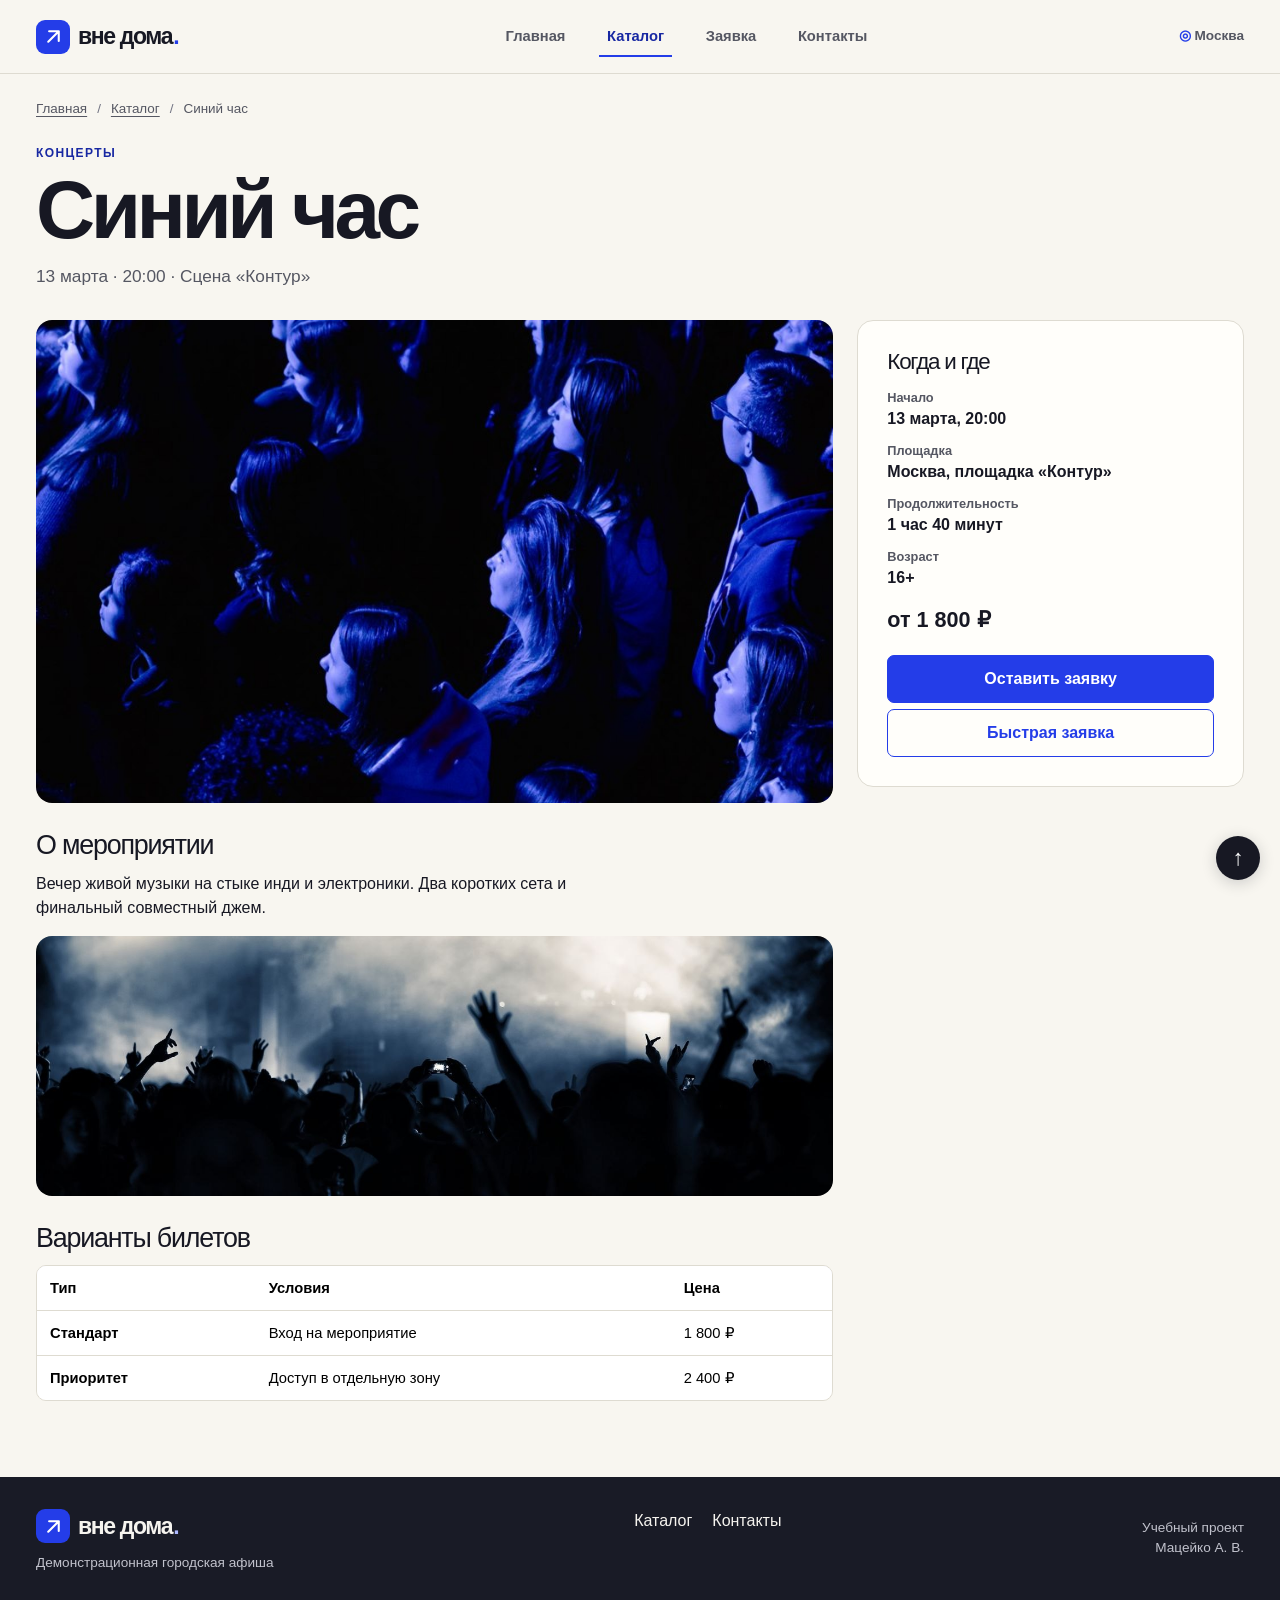
<file: product.html>
<!doctype html>
<html lang="ru">
  <head>
    <meta charset="utf-8" />
    <meta name="viewport" content="width=device-width, initial-scale=1" />
    <meta
      name="description"
      content="Фотографии, программа, площадка и варианты билетов выбранного мероприятия."
    />
    <meta name="theme-color" content="#f8f6f0" />
    <title>Мероприятие · Вне дома</title>
    <link rel="icon" href="images/icon.svg" type="image/svg+xml" />
    <link rel="stylesheet" href="vendor/bootstrap/css/bootstrap.min.css" />
    <link rel="stylesheet" href="css/custom.css" />
    <script src="vendor/bootstrap/js/bootstrap.bundle.min.js" defer></script>
    <script src="js/events.js" defer></script>
    <script src="js/main.js" defer></script>
  </head>
  <body id="top" data-version="bootstrap">
    <a class="skip-link" href="#main">К содержимому</a>
    <header class="site-header">
      <nav class="site-nav navbar navbar-expand-md" aria-label="Основное меню">
        <div class="shell container">
          <a
            href="index.html"
            class="brand navbar-brand"
            aria-label="Вне дома — главная"
            ><span class="brand__mark" aria-hidden="true"
              ><svg
                class="icon-arrow"
                width="16"
                height="16"
                viewBox="0 0 24 24"
                fill="none"
                aria-hidden="true"
              >
                <path
                  d="M6 18 18 6M7 6h11v11"
                  stroke="currentColor"
                  stroke-width="2.4"
                  stroke-linecap="round"
                  stroke-linejoin="round"
                /></svg
            ></span>
            вне дома<span class="brand__dot">.</span></a
          ><button
            class="navbar-toggler"
            type="button"
            data-bs-toggle="collapse"
            data-bs-target="#main-nav"
            aria-controls="main-nav"
            aria-expanded="false"
            aria-label="Открыть меню"
          >
            <span class="navbar-toggler-icon"></span>
          </button>
          <div id="main-nav" class="collapse navbar-collapse">
            <div class="site-nav__links navbar-nav">
              <a class="site-nav__link nav-link" href="index.html">Главная</a
              ><a
                class="site-nav__link nav-link"
                href="catalog.html"
                aria-current="location"
                >Каталог</a
              ><a class="site-nav__link nav-link" href="order.html">Заявка</a
              ><a class="site-nav__link nav-link" href="contacts.html"
                >Контакты</a
              >
            </div>
          </div>
          <span class="site-nav__city"
            ><span aria-hidden="true">◎</span> Москва</span
          >
        </div>
      </nav>
    </header>
    <main id="main" tabindex="-1">
      <div class="shell page" id="event-page">
        <nav class="breadcrumbs" aria-label="Хлебные крошки">
          <ol>
            <li><a href="index.html">Главная</a></li>
            <li><a href="catalog.html">Каталог</a></li>
            <li aria-current="page">Мероприятие</li>
          </ol>
        </nav>
        <article class="event-detail">
          <header class="page-heading">
            <p class="kicker" id="event-category">Концерты</p>
            <h1 id="event-title">Синий час</h1>
            <p id="event-subtitle">13 марта · 20:00 · Сцена «Контур»</p>
          </header>
          <div class="event-detail__layout row g-4">
            <div class="event-detail__main col-lg-8">
              <img
                class="event-detail__image"
                id="event-image"
                src="images/concert.jpg"
                alt="Зрители перед сценой в синем свете"
                width="1000"
                height="650"
              />
              <section
                class="event-detail__section"
                aria-labelledby="about-event"
              >
                <h2 id="about-event">О мероприятии</h2>
                <p id="event-description">
                  Вечер живой музыки на стыке инди и электроники. Два коротких
                  сета и финальный совместный джем.
                </p>
                <img
                  class="event-detail__extra"
                  id="event-extra-image"
                  src="images/concert-extra.jpg"
                  alt="Свет прожекторов над концертной площадкой"
                  width="800"
                  height="520"
                  loading="lazy"
                />
              </section>
              <section
                class="event-detail__section"
                aria-labelledby="event-tickets"
              >
                <h2 id="event-tickets">Варианты билетов</h2>
                <div class="ticket-table table-responsive">
                  <table
                    class="ticket-table__table table"
                    aria-label="Варианты билетов"
                  >
                    <thead>
                      <tr>
                        <th scope="col">Тип</th>
                        <th scope="col">Условия</th>
                        <th scope="col">Цена</th>
                      </tr>
                    </thead>
                    <tbody id="ticket-rows">
                      <tr>
                        <th scope="row">Стандарт</th>
                        <td>Вход на мероприятие</td>
                        <td>1 800 ₽</td>
                      </tr>
                      <tr>
                        <th scope="row">Приоритет</th>
                        <td>Места ближе к сцене</td>
                        <td>2 400 ₽</td>
                      </tr>
                    </tbody>
                  </table>
                </div>
              </section>
            </div>
            <aside
              class="event-summary col-lg-4"
              aria-labelledby="summary-title"
            >
              <div class="event-summary__panel">
                <h2 id="summary-title">Когда и где</h2>
                <dl>
                  <dt>Начало</dt>
                  <dd id="event-start">13 марта, 20:00</dd>
                  <dt>Площадка</dt>
                  <dd id="event-venue">Москва, площадка «Контур»</dd>
                  <dt>Продолжительность</dt>
                  <dd id="event-duration">1 час 40 минут</dd>
                  <dt>Возраст</dt>
                  <dd id="event-age">16+</dd>
                </dl>
                <p class="event-summary__price" id="event-price">от 1 800 ₽</p>
                <a
                  class="button btn btn-primary"
                  href="order.html?event=blue-hour"
                  id="event-order"
                  >Оставить заявку</a
                ><button
                  class="button button--secondary btn btn-outline-primary"
                  type="button"
                  id="event-quick"
                  data-open-order="blue-hour"
                >
                  Быстрая заявка
                </button>
              </div>
            </aside>
          </div>
        </article>
      </div>
    </main>
    <footer class="site-footer">
      <div class="shell site-footer__inner">
        <div>
          <a class="brand brand--footer" href="index.html"
            ><span class="brand__mark" aria-hidden="true"
              ><svg
                class="icon-arrow"
                width="16"
                height="16"
                viewBox="0 0 24 24"
                fill="none"
                aria-hidden="true"
              >
                <path
                  d="M6 18 18 6M7 6h11v11"
                  stroke="currentColor"
                  stroke-width="2.4"
                  stroke-linecap="round"
                  stroke-linejoin="round"
                /></svg
            ></span>
            вне дома<span class="brand__dot">.</span></a
          >
          <p>Демонстрационная городская афиша</p>
        </div>
        <div class="site-footer__links">
          <a href="catalog.html">Каталог</a><a href="contacts.html">Контакты</a>
        </div>
        <p class="site-footer__credit">Учебный проект<br />Мацейко А. В.</p>
      </div>
    </footer>
    <a class="back-top" href="#top" aria-label="Наверх" title="Наверх">↑</a>
    <div
      class="modal fade"
      id="order-modal"
      tabindex="-1"
      aria-labelledby="modal-title"
      aria-hidden="true"
    >
      <div class="modal-dialog modal-dialog-scrollable">
        <div class="modal-content">
          <div class="modal-header">
            <h2 class="modal-title fs-4" id="modal-title">
              Заявка на мероприятие
            </h2>
            <button
              class="btn-close"
              type="button"
              data-bs-dismiss="modal"
              aria-label="Закрыть"
            ></button>
          </div>
          <div class="modal-body">
            <form class="request-form" data-form="quick">
              <div class="form-grid">
                <div class="field field--wide">
                  <label class="field__label form-label" for="quick-event"
                    >Мероприятие</label
                  ><select
                    class="field__input form-select"
                    id="quick-event"
                    name="event"
                    required
                  >
                    <option value="">Выберите мероприятие</option>
                    <option value="blue-hour">Синий час</option>
                    <option value="between-lines">Между строк</option>
                    <option value="new-optics">Новая оптика</option>
                    <option value="clay">Форма из глины</option>
                    <option value="film">Кино после заката</option>
                    <option value="market">Городской маркет</option>
                  </select>
                </div>
                <div class="field">
                  <label class="field__label form-label" for="quick-name"
                    >Имя</label
                  ><input
                    class="field__input form-control"
                    id="quick-name"
                    name="name"
                    type="text"
                    autocomplete="given-name"
                    maxlength="80"
                    required
                  />
                </div>
                <div class="field">
                  <label class="field__label form-label" for="quick-email"
                    >Электронная почта</label
                  ><input
                    class="field__input form-control"
                    id="quick-email"
                    name="email"
                    type="email"
                    autocomplete="email"
                    maxlength="120"
                    required
                  />
                </div>
                <div class="field">
                  <label class="field__label form-label" for="quick-phone"
                    >Телефон</label
                  ><input
                    class="field__input form-control"
                    id="quick-phone"
                    name="phone"
                    type="tel"
                    autocomplete="tel"
                    minlength="7"
                    maxlength="25"
                    placeholder="+7 900 000-00-00"
                    required
                  />
                </div>
                <div class="field">
                  <label class="field__label form-label" for="quick-date"
                    >Дата мероприятия</label
                  ><input
                    class="field__input form-control"
                    id="quick-date"
                    name="date"
                    type="date"
                    required
                  />
                </div>
                <div class="field">
                  <label class="form-label" for="quick-tickets"
                    >Количество билетов</label
                  >
                  <div class="input-group">
                    <input
                      class="form-control"
                      id="quick-tickets"
                      name="tickets"
                      type="number"
                      min="1"
                      max="8"
                      value="1"
                      required
                    /><span class="input-group-text">шт.</span>
                  </div>
                </div>
                <div class="field field--wide">
                  <label class="field__label form-label" for="quick-comment"
                    >Комментарий (необязательно)</label
                  ><textarea
                    class="field__input form-control"
                    name="comment"
                    id="quick-comment"
                    maxlength="600"
                    rows="3"
                  ></textarea>
                </div>
              </div>
              <div class="consent form-check">
                <input
                  class="consent__input form-check-input"
                  type="checkbox"
                  id="quick-consent"
                  name="consent"
                  required
                /><label
                  class="consent__label form-check-label"
                  for="quick-consent"
                  >Согласен на обработку данных в рамках демонстрации</label
                >
              </div>
              <p class="request-form__note">
                Демонстрационная форма. Данные остаются в браузере и не
                отправляются.
              </p>
              <button class="button btn btn-primary" type="submit" disabled>
                Проверить заявку
              </button>
              <p
                class="request-form__status alert alert-success"
                role="status"
                tabindex="-1"
                hidden
              ></p>
            </form>
          </div>
        </div>
      </div>
    </div>
  </body>
</html>
</file>
<file: css/custom.css>
/* Токены оформления, базовые стили и состояния */
:root {
  --paper: #f8f6f0;
  --white: #fffefa;
  --ink: #171823;
  --muted: #555762;
  --line: #dedbd1;
  --accent: #243de8;
  --accent-dark: #1828a2;
  --soft: #eef0ff;
  --radius: 16px;
  --gap: 24px;
  --shell: 1280px;
}
*,
*::before,
*::after {
  box-sizing: border-box;
}
html {
  scroll-behavior: smooth;
  scroll-padding-top: 110px;
}
body {
  margin: 0;
  background: var(--paper);
  color: var(--ink);
  font:
    16px/1.5 "Inter",
    "Arial",
    sans-serif;
}
h1,
h2,
h3,
p,
figure {
  margin: 0;
}
h1,
h2,
h3 {
  line-height: 1.08;
}
h1,
h2 {
  letter-spacing: -0.055em;
}
a {
  color: inherit;
  text-decoration: none;
}
img {
  display: block;
  max-width: 100%;
  height: auto;
}
button,
input,
textarea,
select {
  font: inherit;
}
button,
select,
summary {
  cursor: pointer;
}
[hidden] {
  display: none !important;
}
:focus-visible {
  outline: 3px solid var(--accent);
  outline-offset: 4px;
}
:disabled {
  cursor: not-allowed;
  opacity: 0.55;
}
.shell {
  width: min(var(--shell), calc(100% - 72px));
  margin-inline: auto;
}
.skip-link {
  position: fixed;
  z-index: 1100;
  top: 10px;
  left: 10px;
  padding: 10px 15px;
  background: var(--white);
  transform: translateY(-150%);
}
.skip-link:focus {
  transform: translateY(0);
}
.button {
  display: inline-flex;
  align-items: center;
  justify-content: center;
  gap: 12px;
  min-height: 44px;
  padding: 11px 18px;
  border: 1px solid var(--accent);
  border-radius: 7px;
  background: var(--accent);
  color: #fff;
  text-align: center;
  font-weight: 700;
  transition:
    background-color 0.16s,
    color 0.16s;
}
.button:hover {
  background: var(--accent-dark);
  border-color: var(--accent-dark);
  color: #fff;
}
.button--secondary {
  color: var(--accent);
  background: transparent;
}
.button--secondary:hover {
  color: var(--accent-dark);
  background: var(--soft);
  border-color: var(--accent-dark);
}
.text-link {
  display: inline-flex;
  gap: 7px;
  align-items: center;
  font-weight: 700;
  text-decoration: underline;
  text-underline-offset: 4px;
}
.text-link:hover {
  color: var(--accent);
}
.kicker {
  color: var(--accent-dark);
  font-size: 0.75rem;
  font-weight: 800;
  letter-spacing: 0.115em;
  text-transform: uppercase;
}
.kicker__dot {
  display: inline-block;
  width: 8px;
  height: 8px;
  margin-right: 5px;
  border-radius: 50%;
  background: var(--accent);
}

/* Навигация и подвал */
.site-header {
  position: sticky;
  top: 0;
  z-index: 100;
  background: var(--paper);
  border-bottom: 1px solid var(--line);
}
.site-nav {
  display: flex;
  justify-content: space-between;
  align-items: center;
  gap: 18px;
  min-height: 73px;
}
.brand {
  display: inline-flex;
  align-items: center;
  gap: 8px;
  white-space: nowrap;
  font-size: 1.44rem;
  font-weight: 900;
  letter-spacing: -0.06em;
}
.brand__mark {
  display: grid;
  place-items: center;
  height: 34px;
  width: 34px;
  border-radius: 9px;
  background: var(--accent);
  color: white;
  font-size: 1.38rem;
}
.brand__dot {
  margin-left: -7px;
  color: var(--accent);
}
.site-nav__links {
  display: flex;
  flex-wrap: wrap;
  justify-content: center;
  align-items: center;
  gap: clamp(10px, 2vw, 32px);
}
.site-nav__link {
  color: var(--muted);
  font-size: 0.92rem;
  font-weight: 700;
  white-space: nowrap;
  padding: 7px 1px;
}
.site-nav__link:hover,
.site-nav__link[aria-current] {
  color: var(--accent-dark);
}
.site-nav__link[aria-current] {
  box-shadow: 0 2px 0 var(--accent);
}
.site-nav__city {
  color: var(--muted);
  font-size: 0.85rem;
  font-weight: 700;
  white-space: nowrap;
}
.site-nav__city span {
  color: var(--accent);
}
.site-footer {
  margin-top: 76px;
  padding: 32px 0;
  background: #191b26;
  color: #f6f4ef;
}
.site-footer__inner {
  display: flex;
  align-items: flex-start;
  justify-content: space-between;
  gap: 24px;
}
.site-footer p {
  color: #c1c2cc;
  font-size: 0.85rem;
  margin-top: 9px;
}
.site-footer__links {
  display: flex;
  flex-wrap: wrap;
  gap: 20px;
}
.site-footer a:hover {
  text-decoration: underline;
}
.site-footer__credit {
  text-align: right;
}
.brand--footer .brand__dot {
  color: #adb8ff;
}
.back-top {
  position: fixed;
  right: 20px;
  bottom: 20px;
  z-index: 110;
  display: grid;
  place-items: center;
  width: 44px;
  height: 44px;
  border-radius: 50%;
  background: var(--ink);
  color: #fff;
  box-shadow: 0 3px 15px #17182330;
  font-size: 1.4rem;
}
.back-top:hover {
  background: var(--accent);
}
.breadcrumbs {
  margin-bottom: 25px;
  color: var(--muted);
  font-size: 0.84rem;
}
.breadcrumbs ol {
  display: flex;
  flex-wrap: wrap;
  gap: 10px;
  margin: 0;
  padding: 0;
  list-style: none;
}
.breadcrumbs li + li::before {
  content: "/";
  margin-right: 10px;
  color: #727483;
}
.breadcrumbs a {
  text-decoration: underline;
  text-underline-offset: 3px;
}

/* Главная */
.hero {
  padding-block: 36px 22px;
}
.hero__grid {
  display: grid;
  grid-template-columns: 0.93fr 1.07fr;
  min-height: 470px;
  overflow: hidden;
  border: 1px solid #e2dfd3;
  border-radius: 24px;
  background: #efece1;
}
.hero__content {
  display: flex;
  flex-direction: column;
  justify-content: center;
  align-items: flex-start;
  gap: 23px;
  padding: clamp(30px, 4.7vw, 74px);
}
.hero h1 {
  max-width: 650px;
  font-size: clamp(3.5rem, 7.3vw, 7rem);
  font-weight: 900;
  line-height: 0.91;
  letter-spacing: -0.09em;
}
.hero__period {
  color: var(--accent);
}
.hero__lead {
  max-width: 440px;
  color: var(--muted);
  font-size: clamp(1rem, 1.55vw, 1.22rem);
}
.hero__actions {
  display: flex;
  flex-wrap: wrap;
  align-items: center;
  gap: 16px;
}
.hero__visual {
  position: relative;
  min-height: 300px;
  margin: 0;
  overflow: hidden;
  background: #15183c;
  color: white;
}
.hero__visual::after {
  content: "";
  position: absolute;
  inset: 40% 0 0;
  background: linear-gradient(transparent, #10142dde);
  pointer-events: none;
}
.hero__visual img {
  position: absolute;
  inset: 0;
  width: 100%;
  height: 100%;
  object-fit: cover;
}
.hero__visual figcaption {
  position: absolute;
  z-index: 1;
  right: 24px;
  bottom: 20px;
  left: 24px;
  display: flex;
  flex-wrap: wrap;
  justify-content: space-between;
  align-items: center;
  gap: 6px 16px;
}
.hero__visual figcaption > span {
  font-size: 0.7rem;
  letter-spacing: 0.1em;
  font-weight: 800;
}
.hero__visual a {
  font-size: 1.24rem;
  font-weight: 750;
}
.hero__visual a:hover {
  text-decoration: underline;
}
.genres {
  display: flex;
  align-items: center;
  flex-wrap: wrap;
  gap: 14px 22px;
  padding-block: 14px 22px;
  border-bottom: 1px solid var(--line);
}
.genres__label {
  font-size: 0.87rem;
  color: var(--muted);
  font-weight: 750;
}
.genres__items {
  display: flex;
  flex-wrap: wrap;
  gap: 8px;
}
.genre {
  border: 1px solid var(--line);
  padding: 5px 12px;
  border-radius: 24px;
  background: var(--white);
  font-size: 0.85rem;
}
.genre:hover {
  border-color: var(--accent);
  color: var(--accent-dark);
}
.section {
  padding-top: 48px;
}
.section__heading {
  display: flex;
  justify-content: space-between;
  flex-wrap: wrap;
  align-items: end;
  gap: 12px;
  margin-bottom: 20px;
}
.section__heading h2 {
  font-size: clamp(2.5rem, 5vw, 4.3rem);
  font-weight: 850;
  margin-top: 4px;
}
.benefits {
  display: grid;
  grid-template-columns: repeat(3, minmax(0, 1fr));
  gap: 15px;
}
.benefits__item {
  padding: 24px;
  border: 1px solid var(--line);
  border-radius: var(--radius);
  background: var(--white);
}
.benefits__item span {
  display: inline-block;
  color: var(--accent);
  font-size: 1.8rem;
  margin-bottom: 9px;
}
.benefits__item h3 {
  font-size: 1.13rem;
}
.benefits__item p,
.project-note {
  color: var(--muted);
  margin-top: 7px;
}
.project-note {
  font-size: 0.88rem;
  margin-top: 20px;
}

/* Каталог и карточки */
.page {
  min-height: 58vh;
  padding-top: 25px;
}
.page-heading {
  margin-bottom: 30px;
}
.page-heading h1 {
  font-size: clamp(2.8rem, 6.4vw, 5.8rem);
  font-weight: 900;
  margin: 4px 0 9px;
}
.page-heading > p:last-child {
  color: var(--muted);
  font-size: 1.08rem;
}
.catalog-layout {
  display: grid;
  grid-template-columns: 235px minmax(0, 1fr);
  grid-template-areas: "filters results";
  align-items: start;
  gap: var(--gap);
}
.filters {
  grid-area: filters;
  position: sticky;
  top: 93px;
}
.filters__form {
  display: grid;
  gap: 14px;
  border: 1px solid var(--line);
  border-radius: var(--radius);
  padding: 20px;
  background: var(--white);
}
.filters__form h2,
.results-bar h2 {
  font-size: 1.25rem;
  letter-spacing: -0.025em;
}
.filters__form .button {
  font-size: 0.88rem;
}
.catalog-results {
  grid-area: results;
  min-width: 0;
}
.results-bar {
  display: flex;
  align-items: center;
  justify-content: space-between;
  flex-wrap: wrap;
  gap: 8px;
  margin-bottom: 14px;
}
.results-bar p {
  color: var(--muted);
  font-size: 0.9rem;
}
.card-grid {
  display: grid;
  grid-template-columns: repeat(3, minmax(0, 1fr));
  gap: var(--gap);
}
.event-card {
  position: relative;
  display: flex;
  flex-direction: column;
  overflow: hidden;
  border: 1px solid var(--line);
  border-radius: var(--radius);
  background: var(--white);
  transition: border-color 0.18s;
}
.event-card:hover {
  border-color: #a2a9d9;
}
.event-card__cover {
  position: relative;
  background: #e2e4f7;
}
.event-card__cover img {
  width: 100%;
  aspect-ratio: 1.64;
  object-fit: cover;
}
.event-card__tag {
  position: absolute;
  top: 12px;
  left: 12px;
  z-index: 1;
  border-radius: 99px;
  background: var(--white);
  color: var(--ink);
  padding: 5px 9px;
  font-weight: 800;
  font-size: 0.72rem;
}
.event-card__body {
  flex: 1;
  display: flex;
  flex-direction: column;
  gap: 8px;
  padding: 15px 16px;
}
.event-card__meta {
  font-size: 0.78rem;
  font-weight: 750;
  color: var(--accent-dark);
}
.event-card__title {
  font-size: clamp(1.25rem, 2vw, 1.62rem);
  font-weight: 850;
  letter-spacing: -0.04em;
}
.event-card__title a:hover {
  color: var(--accent-dark);
  text-decoration: underline;
}
.event-card__venue {
  color: var(--muted);
  font-size: 0.88rem;
}
.event-card__actions {
  display: flex;
  justify-content: space-between;
  align-items: center;
  flex-wrap: wrap;
  gap: 10px;
  padding-top: 8px;
  margin-top: auto;
}
.event-card__actions .button {
  min-height: 37px;
  font-size: 0.81rem;
  padding: 7px 10px;
}
.event-card__price {
  font-size: 0.9rem;
  font-weight: 850;
}
.empty-state {
  padding: 18px;
  border: 1px dashed var(--line);
  background: var(--white);
  border-radius: var(--radius);
}

/* Подробности события */
.event-detail__layout {
  display: grid;
  grid-template-columns: minmax(0, 1.7fr) minmax(270px, 1fr);
  align-items: start;
  gap: var(--gap);
}
.event-detail__image {
  width: 100%;
  aspect-ratio: 1.65;
  object-fit: cover;
  border-radius: var(--radius);
  background: #e2e4f7;
}
.event-detail__section {
  margin-top: 28px;
}
.event-detail__section h2,
.form-panel h2,
.contact-info h2,
.faq h2 {
  font-size: 1.68rem;
  margin-bottom: 12px;
  letter-spacing: -0.045em;
}
.event-detail__section p {
  max-width: 65ch;
}
.event-summary__panel,
.form-panel,
.contact-info {
  padding: clamp(16px, 3vw, 29px);
  background: var(--white);
  border: 1px solid var(--line);
  border-radius: var(--radius);
}
.event-summary__panel h2 {
  font-size: 1.4rem;
}
.event-summary__panel dl {
  margin: 14px 0;
}
.event-summary__panel dt {
  font-size: 0.8rem;
  color: var(--muted);
}
.event-summary__panel dd {
  margin: 0 0 10px;
  font-weight: 700;
}
.event-summary__price {
  margin-bottom: 12px;
  font-size: 1.35rem;
  font-weight: 850;
}
.event-summary__panel .button {
  width: 100%;
  margin-top: 6px;
}
.ticket-table {
  overflow-x: auto;
  border: 1px solid var(--line);
  border-radius: 10px;
}
.ticket-table__table {
  width: 100%;
  border-collapse: collapse;
  margin: 0;
  font-size: 0.92rem;
}
.ticket-table__table :is(td, th) {
  padding: 11px 13px;
  text-align: left;
  border-bottom: 1px solid var(--line);
}
.ticket-table__table thead {
  background: var(--soft);
}
.ticket-table__table tr:last-child td,
.ticket-table__table tbody tr:last-child th {
  border-bottom: 0;
}

/* Формы, диалог и частые вопросы */
.form-panel {
  max-width: 720px;
}
.form-grid {
  display: grid;
  grid-template-columns: repeat(2, minmax(0, 1fr));
  gap: 12px 16px;
}
.field {
  display: grid;
  gap: 5px;
  min-width: 0;
}
.field--wide {
  grid-column: 1 / -1;
}
.field label {
  font-size: 0.87rem;
  font-weight: 700;
  margin: 0;
}
.field__input {
  display: block;
  width: 100%;
  min-height: 41px;
  min-width: 0;
  padding: 8px 10px;
  border: 1px solid #a6a7ae;
  border-radius: 6px;
  color: var(--ink);
  background-color: #fff;
}
.field__input:hover {
  border-color: var(--accent);
}
.field__input:focus {
  border-color: var(--accent);
}
textarea.field__input {
  resize: vertical;
}
.consent {
  display: flex;
  align-items: start;
  gap: 8px;
  margin-block: 14px 8px;
  font-size: 0.88rem;
}
.consent__input {
  flex: 0 0 auto;
  width: 17px;
  height: 17px;
  margin-top: 3px;
  accent-color: var(--accent);
}
.consent__label {
  cursor: pointer;
}
.request-form__note {
  color: var(--muted);
  margin-bottom: 13px;
  font-size: 0.82rem;
}
.request-form__status {
  margin-top: 12px;
  padding: 11px 12px;
  border: 1px solid #8ac59b;
  border-radius: 6px;
  background: #edf9ef;
  color: #174e27;
}
.order-dialog {
  width: min(590px, calc(100% - 32px));
  max-height: calc(100% - 32px);
  border: 1px solid var(--line);
  border-radius: 17px;
  padding: 0;
  background: var(--white);
  color: var(--ink);
}
.order-dialog::backdrop {
  background: #161827a0;
}
.order-dialog__body {
  padding: clamp(16px, 3vw, 26px);
}
.order-dialog__heading {
  display: flex;
  align-items: start;
  justify-content: space-between;
  gap: 10px;
  margin-bottom: 17px;
}
.order-dialog__heading h2 {
  font-size: 1.63rem;
}
.order-dialog__close {
  background: transparent;
  border: 1px solid var(--line);
  border-radius: 6px;
  height: 35px;
  width: 35px;
  flex-shrink: 0;
  line-height: 1;
  font-size: 1.4rem;
}
.order-dialog__close:hover {
  background: var(--soft);
}
.contact-layout {
  display: grid;
  grid-template-columns: minmax(0, 1.5fr) minmax(225px, 1fr);
  align-items: start;
  gap: var(--gap);
}
.contact-info p + p {
  margin-top: 8px;
}
.faq {
  max-width: 760px;
  margin-top: 32px;
}
.faq__item {
  border: 1px solid var(--line);
  border-radius: 10px;
  background: var(--white);
  padding: 13px 16px;
  margin: 8px 0;
}
.faq__item summary {
  font-weight: 750;
}
.faq__item p {
  margin-top: 8px;
  color: var(--muted);
}

@media (max-width: 1050px) {
  :root {
    --gap: 17px;
  }
  .catalog-results .card-grid {
    grid-template-columns: repeat(2, minmax(0, 1fr));
  }
}
@media (max-width: 820px) {
  .shell {
    width: calc(100% - 40px);
  }
  .site-nav__city {
    display: none;
  }
  .hero__grid {
    grid-template-columns: 1fr;
  }
  .hero__content {
    padding: 34px;
  }
  .hero__visual {
    min-height: 270px;
  }
  .catalog-layout,
  .event-detail__layout,
  .contact-layout {
    display: block;
  }
  .filters {
    position: static;
    margin-bottom: 20px;
  }
  .filters__form {
    grid-template-columns: repeat(2, minmax(0, 1fr));
  }
  .filters__form h2 {
    grid-column: 1 / -1;
  }
  .event-summary,
  .contact-info {
    margin-top: 20px;
  }
}
@media (max-width: 570px) {
  html {
    scroll-padding-top: 118px;
  }
  .shell {
    width: calc(100% - 28px);
  }
  .site-nav {
    flex-wrap: wrap;
    justify-content: flex-start;
    gap: 4px;
    padding-block: 10px;
  }
  .site-nav__links {
    width: 100%;
    justify-content: space-between;
    gap: 6px;
  }
  .site-nav__link {
    font-size: 0.83rem;
  }
  .hero {
    padding-top: 18px;
  }
  .hero__content {
    padding: 24px 19px;
    gap: 15px;
  }
  .hero h1 {
    font-size: clamp(3rem, 13vw, 4.4rem);
  }
  .hero__visual {
    min-height: 210px;
  }
  .hero__visual figcaption {
    bottom: 13px;
    right: 13px;
    left: 13px;
  }
  .section {
    padding-top: 32px;
  }
  .card-grid,
  .catalog-results .card-grid,
  .benefits,
  .form-grid {
    grid-template-columns: minmax(0, 1fr);
  }
  .site-footer {
    margin-top: 50px;
  }
  .site-footer__inner {
    flex-wrap: wrap;
  }
  .site-footer__credit {
    text-align: left;
  }
  .back-top {
    right: 12px;
    bottom: 12px;
  }
}
@media (prefers-reduced-motion: reduce) {
  html {
    scroll-behavior: auto;
  }
  *,
  *::before,
  *::after {
    transition: none !important;
  }
}

/* Bootstrap управляет сеткой и компонентами. Здесь только оформление темы. */
.site-nav.navbar {
  padding-block: 0;
}
.site-nav.navbar > .shell {
  display: flex;
  min-height: 73px;
  padding-inline: 0;
  max-width: var(--shell);
}
.site-nav .navbar-collapse {
  justify-content: center;
}
.site-nav .navbar-brand {
  color: var(--ink);
}
.site-nav .nav-link {
  padding-inline: 1px;
}
.hero.shell.container {
  max-width: var(--shell);
  padding-inline: 0;
}
.hero__grid.row,
.card-grid.row,
.catalog-layout.row,
.event-detail__layout.row,
.contact-layout.row {
  display: flex;
}
.hero__grid.row {
  margin: 0;
}
.card-grid.row,
.catalog-layout.row,
.event-detail__layout.row,
.contact-layout.row {
  gap: 0;
}
.benefits.row {
  display: flex;
  gap: 12px;
  margin-inline: 0;
}
.benefits.row > .col-md-4 {
  flex: 1 1 215px;
}
.filters.col-lg-3 {
  position: sticky;
}
.catalog-results.col-lg-9 {
  min-width: 0;
}
.event-detail__main.col-lg-8,
.event-summary.col-lg-4 {
  margin-top: var(--bs-gutter-y);
}
.modal-content,
.accordion {
  --bs-border-color: var(--line);
}
.accordion {
  --bs-accordion-active-bg: var(--soft);
  --bs-accordion-active-color: var(--accent-dark);
}
.form-check-input:checked {
  background-color: var(--accent);
  border-color: var(--accent);
}
@media (max-width: 991px) {
  .filters.col-lg-3 {
    position: static;
  }
  .catalog-layout .filters {
    margin-bottom: 0;
  }
  .contact-layout .contact-info {
    margin-top: var(--bs-gutter-y);
  }
}
@media (max-width: 767px) {
  .site-nav .navbar-collapse {
    flex-basis: 100%;
    padding-bottom: 8px;
  }
  .site-nav .navbar-toggler {
    margin-left: auto;
  }
  .site-nav__city {
    display: none;
  }
  .site-nav .site-nav__links {
    justify-content: start;
    align-items: start;
    gap: 4px;
  }
  .site-nav__link[aria-current] {
    box-shadow: none;
    text-decoration: underline;
  }
}

.icon-arrow {
  display: inline-block;
  flex: 0 0 auto;
  vertical-align: -0.15em;
}
.brand__mark .icon-arrow {
  width: 21px;
  height: 21px;
}
.event-detail__extra {
  width: 100%;
  max-height: 260px;
  margin-top: 16px;
  object-fit: cover;
  border-radius: var(--radius);
}
</file>
